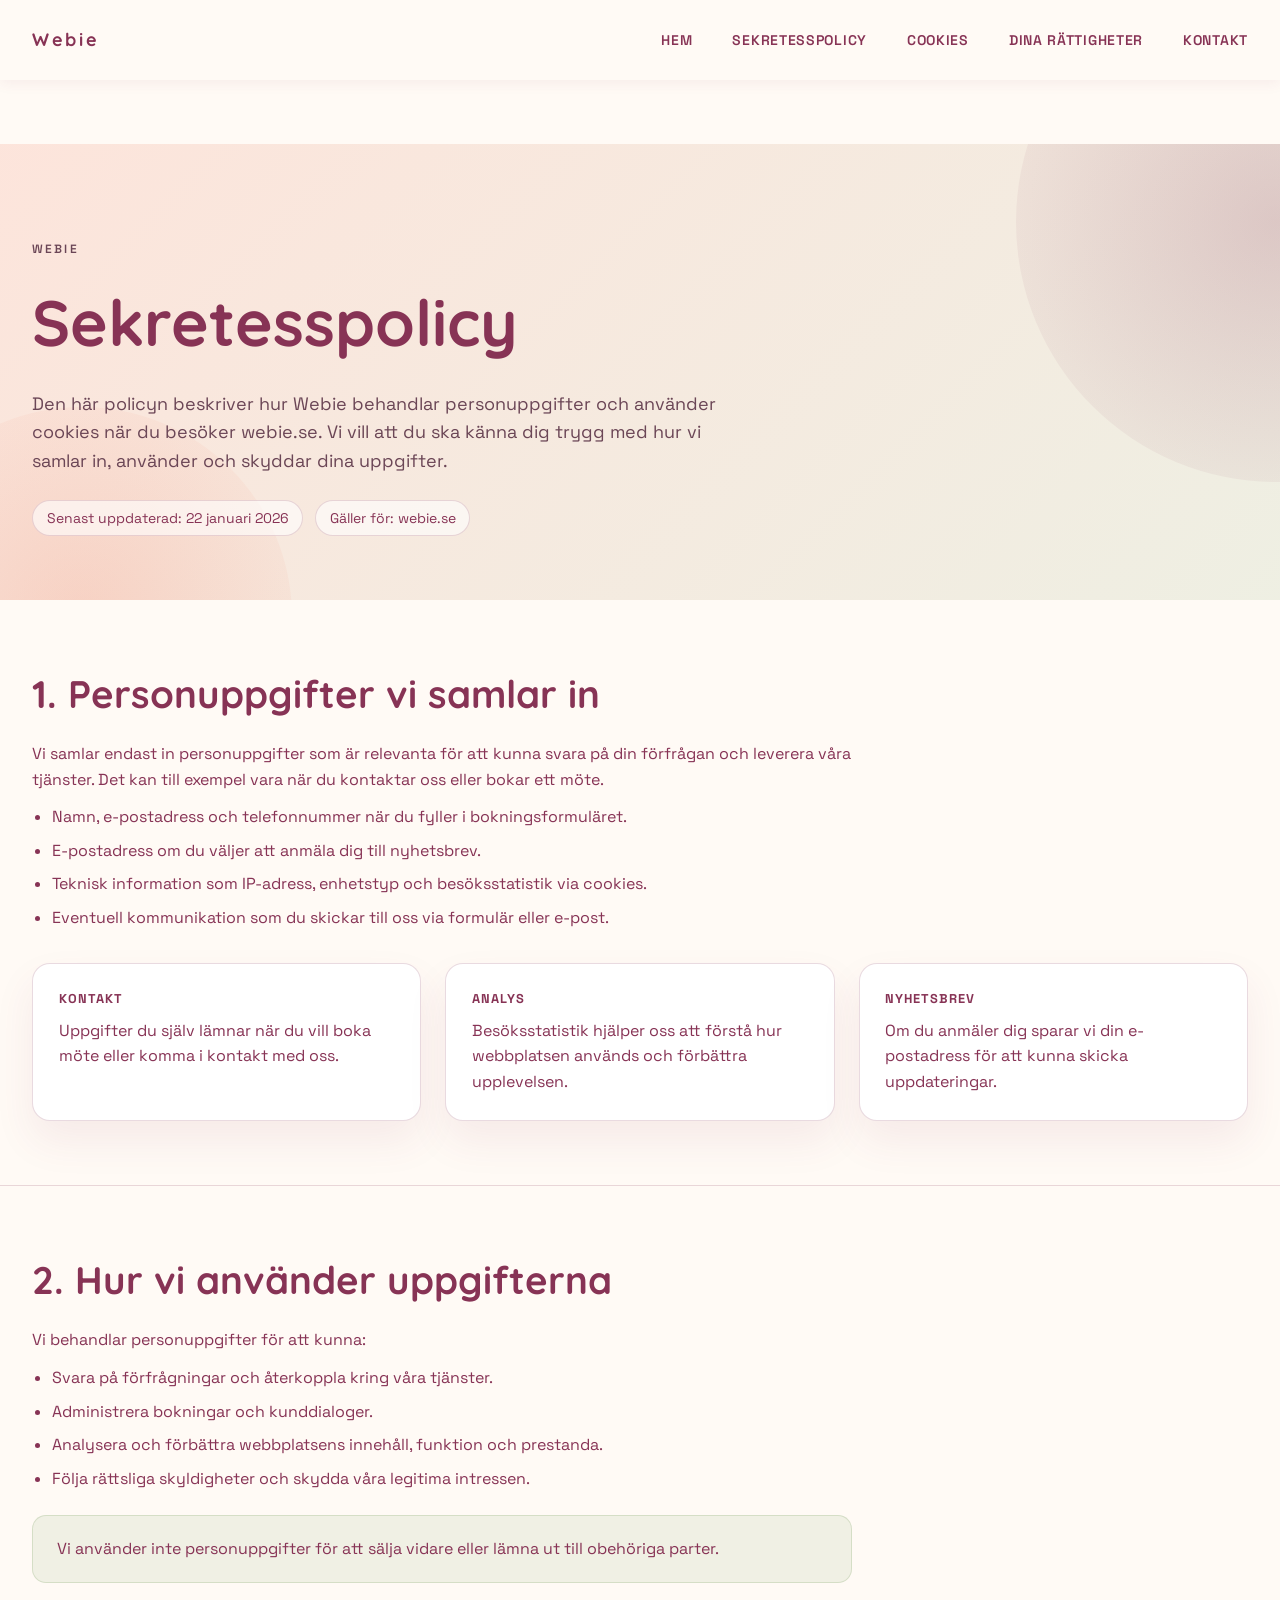
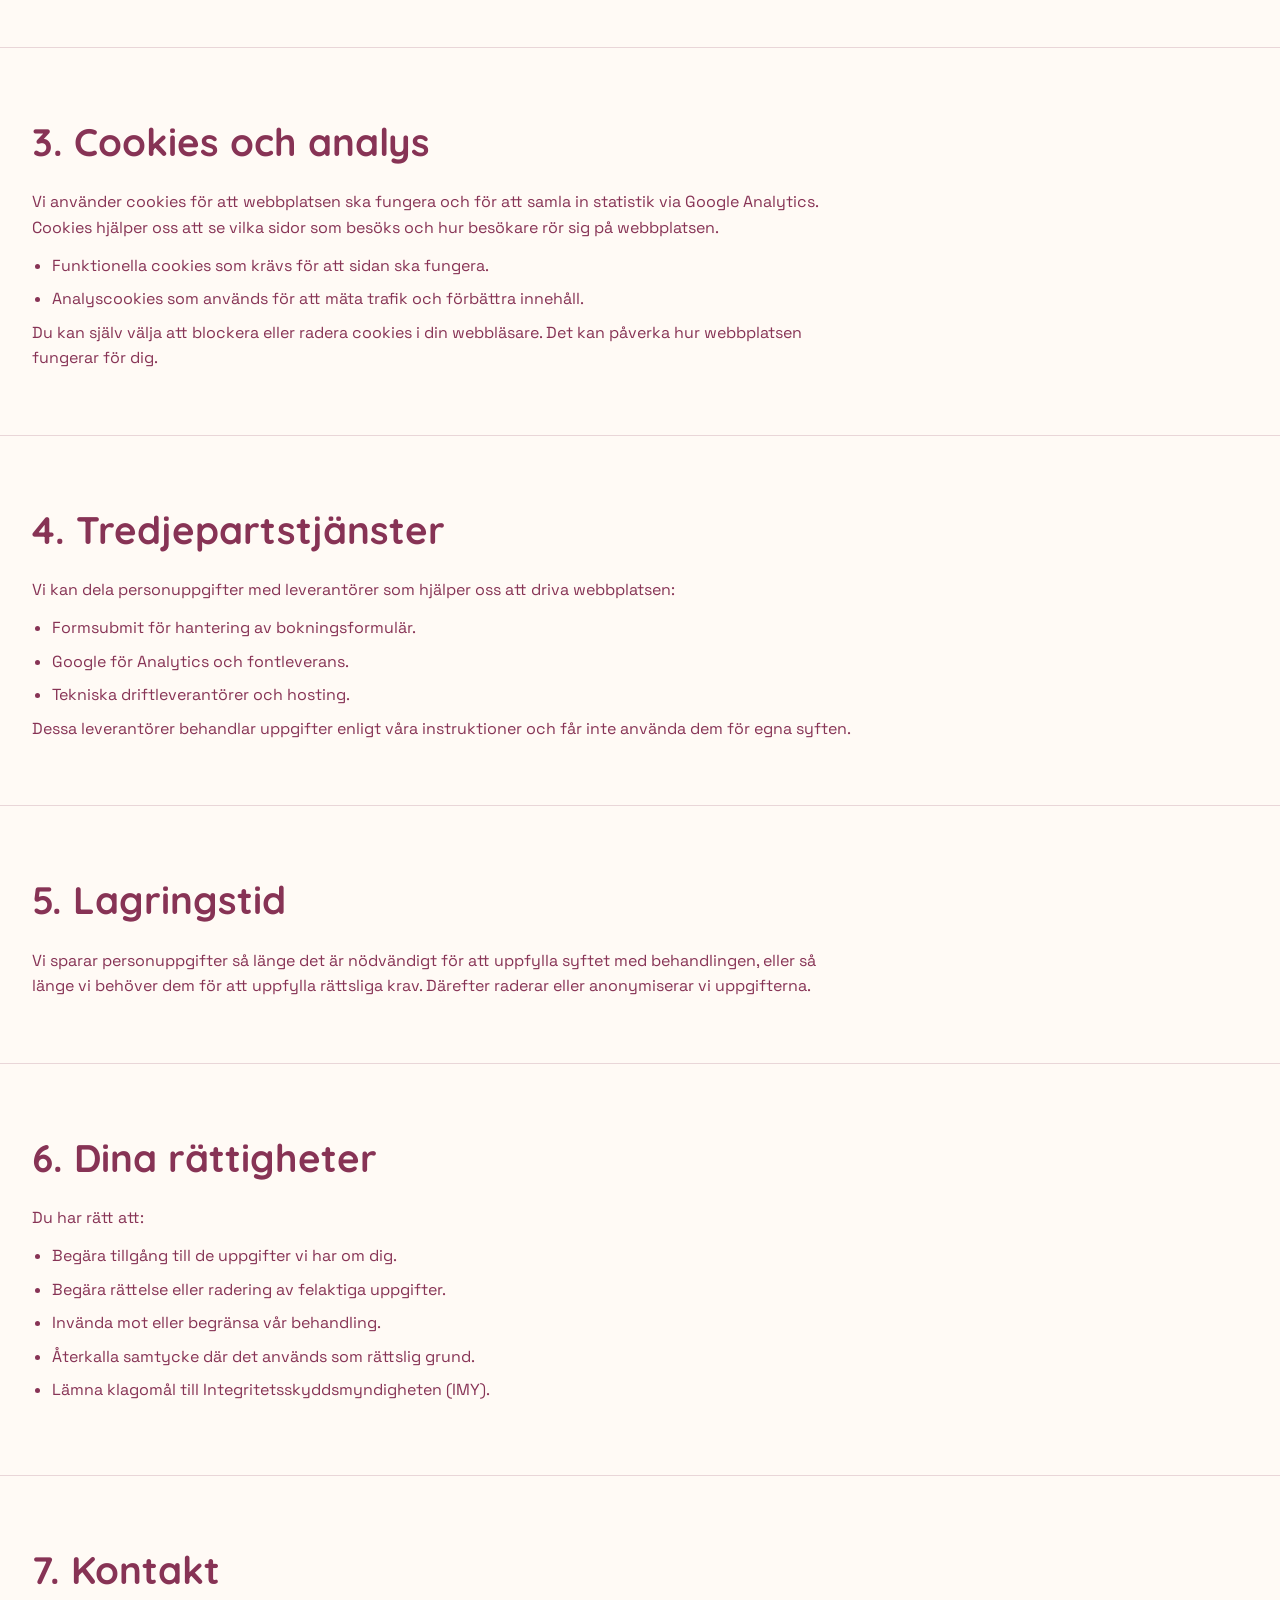
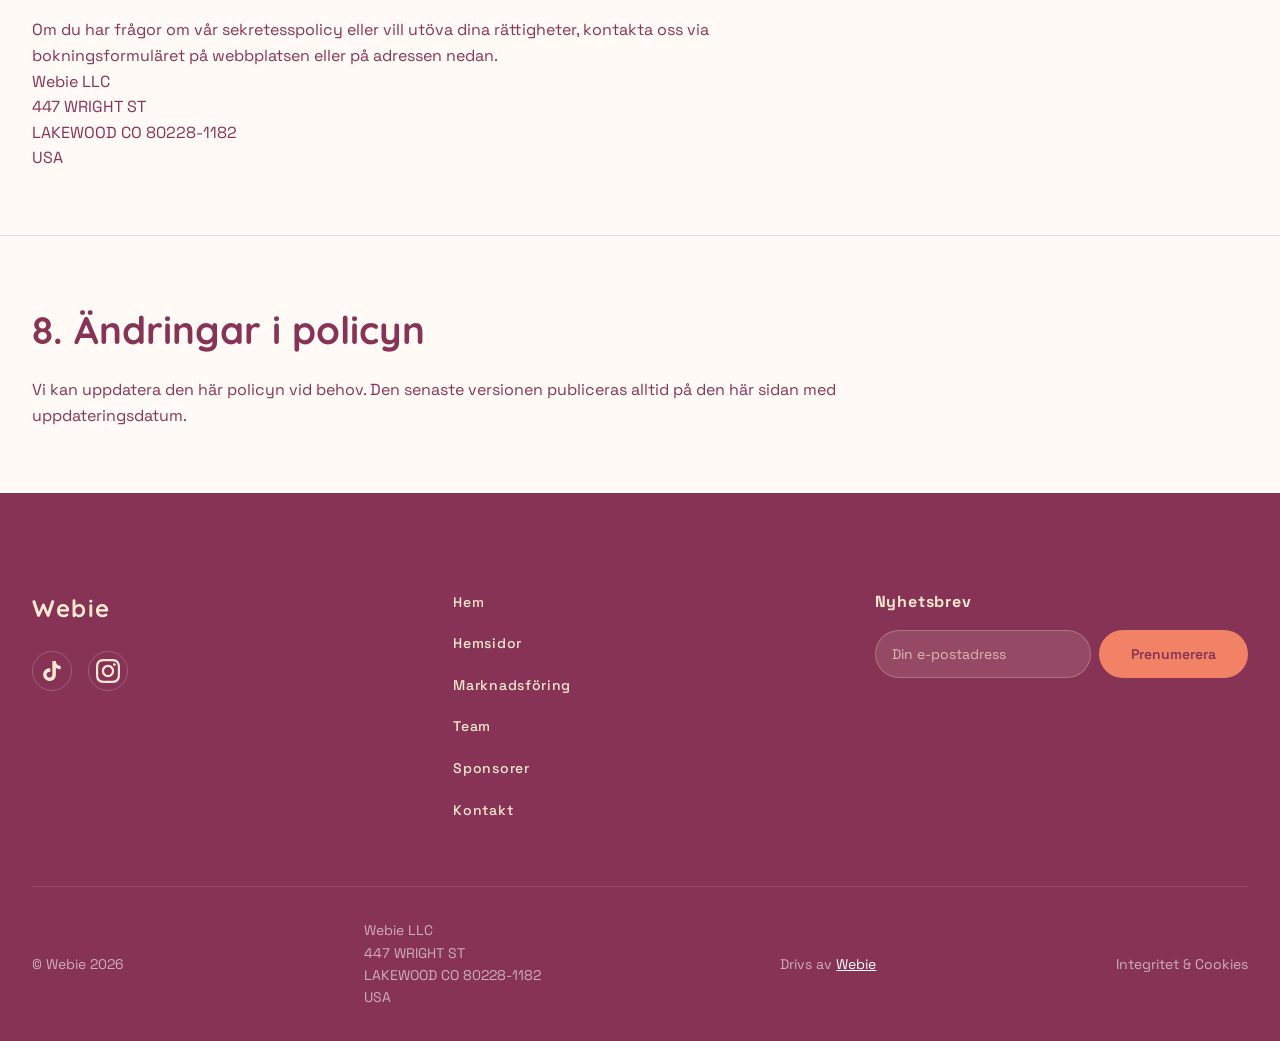
<file: sekretesspolicy/index.html>
<!DOCTYPE html>
<html lang="sv">

<head>
    <meta charset="UTF-8">
    <meta name="viewport" content="width=device-width, initial-scale=1.0">
    <meta name="description"
        content="Läs Webies sekretesspolicy och hur vi hanterar personuppgifter, cookies och tredjepartstjänster på webie.se.">
    <link rel="icon" href="/favicon.svg" type="image/svg+xml">
    <link rel="canonical" href="https://webie.se/sekretesspolicy/">
    <meta name="robots" content="index, follow, max-image-preview:large, max-snippet:-1, max-video-preview:-1">
    <meta name="googlebot" content="index, follow, max-image-preview:large, max-snippet:-1, max-video-preview:-1">
    <meta property="og:type" content="website">
    <meta property="og:locale" content="sv_SE">
    <meta property="og:site_name" content="Webie">
    <meta property="og:title" content="Sekretesspolicy | Webie">
    <meta property="og:description"
        content="Läs Webies sekretesspolicy och hur vi hanterar personuppgifter, cookies och tredjepartstjänster på webie.se.">
    <meta property="og:url" content="https://webie.se/sekretesspolicy/">
    <meta property="og:image" content="https://webie.se/assets/images/creator-1.jpg">
    <meta property="og:image:alt" content="Webie">
    <meta name="twitter:card" content="summary_large_image">
    <meta name="twitter:title" content="Sekretesspolicy | Webie">
    <meta name="twitter:description"
        content="Läs Webies sekretesspolicy och hur vi hanterar personuppgifter, cookies och tredjepartstjänster på webie.se.">
    <meta name="twitter:image" content="https://webie.se/assets/images/creator-1.jpg">

    <title>Sekretesspolicy | Webie</title>

    <link rel="preconnect" href="https://fonts.googleapis.com">
    <link rel="preconnect" href="https://fonts.gstatic.com" crossorigin>
    <link
        href="https://fonts.googleapis.com/css2?family=Space+Grotesk:wght@300;400;500;600;700&family=Quicksand:wght@300;400;500;600;700&display=swap"
        rel="stylesheet">
    <link rel="stylesheet" href="/css/style.css">

    <!-- Google tag (gtag.js) -->
    <script async src="https://www.googletagmanager.com/gtag/js?id=G-TQKMVFMJZJ"></script>
    <script>
        window.dataLayer = window.dataLayer || [];
        function gtag() { dataLayer.push(arguments); }
        gtag('js', new Date());

        gtag('config', 'G-TQKMVFMJZJ');
    </script>
</head>

<body class="legal-page">
    <header class="header" id="header">
        <div class="container">
            <div class="header-content">
                <a href="/" class="logo">
                    <div class="logo-main">Webie</div>
                </a>

                <nav class="nav" id="nav">
                    <ul class="nav-list">
                        <li><a href="/" class="nav-link">Hem</a></li>
                        <li><a href="#policy" class="nav-link">Sekretesspolicy</a></li>
                        <li><a href="#cookies" class="nav-link">Cookies</a></li>
                        <li><a href="#rattigheter" class="nav-link">Dina rättigheter</a></li>
                        <li><a href="#kontakt" class="nav-link">Kontakt</a></li>
                    </ul>
                </nav>

                <button class="menu-toggle" id="menuToggle" aria-label="Toggle menu">
                    <span></span>
                    <span></span>
                    <span></span>
                </button>
            </div>
        </div>
    </header>

    <div class="mobile-menu" id="mobileMenu">
        <nav class="mobile-nav">
            <ul class="mobile-nav-list">
                <li><a href="/" class="mobile-nav-link">Hem</a></li>
                <li><a href="#policy" class="mobile-nav-link">Sekretesspolicy</a></li>
                <li><a href="#cookies" class="mobile-nav-link">Cookies</a></li>
                <li><a href="#rattigheter" class="mobile-nav-link">Dina rättigheter</a></li>
                <li><a href="#kontakt" class="mobile-nav-link">Kontakt</a></li>
            </ul>
        </nav>
    </div>

    <main class="legal-main">
        <section class="legal-hero" id="policy">
            <div class="container">
                <p class="legal-eyebrow">Webie</p>
                <h1 class="legal-title">Sekretesspolicy</h1>
                <p class="legal-intro">
                    Den här policyn beskriver hur Webie behandlar personuppgifter och använder cookies när du besöker
                    webie.se. Vi vill att du ska känna dig trygg med hur vi samlar in, använder och skyddar dina uppgifter.
                </p>
                <div class="legal-meta">
                    <span>Senast uppdaterad: 22 januari 2026</span>
                    <span>Gäller för: webie.se</span>
                </div>
            </div>
        </section>

        <section class="legal-section" id="insamling">
            <div class="container">
                <div class="legal-content">
                    <h2 class="legal-section-title">1. Personuppgifter vi samlar in</h2>
                    <p>
                        Vi samlar endast in personuppgifter som är relevanta för att kunna svara på din förfrågan och
                        leverera våra tjänster. Det kan till exempel vara när du kontaktar oss eller bokar ett möte.
                    </p>
                    <ul class="legal-list">
                        <li>Namn, e-postadress och telefonnummer när du fyller i bokningsformuläret.</li>
                        <li>E-postadress om du väljer att anmäla dig till nyhetsbrev.</li>
                        <li>Teknisk information som IP-adress, enhetstyp och besöksstatistik via cookies.</li>
                        <li>Eventuell kommunikation som du skickar till oss via formulär eller e-post.</li>
                    </ul>
                </div>
                <div class="legal-grid">
                    <div class="legal-card">
                        <div class="legal-card-title">Kontakt</div>
                        <p>Uppgifter du själv lämnar när du vill boka möte eller komma i kontakt med oss.</p>
                    </div>
                    <div class="legal-card">
                        <div class="legal-card-title">Analys</div>
                        <p>Besöksstatistik hjälper oss att förstå hur webbplatsen används och förbättra upplevelsen.</p>
                    </div>
                    <div class="legal-card">
                        <div class="legal-card-title">Nyhetsbrev</div>
                        <p>Om du anmäler dig sparar vi din e-postadress för att kunna skicka uppdateringar.</p>
                    </div>
                </div>
            </div>
        </section>

        <section class="legal-section" id="anvandning">
            <div class="container">
                <div class="legal-content">
                    <h2 class="legal-section-title">2. Hur vi använder uppgifterna</h2>
                    <p>Vi behandlar personuppgifter för att kunna:</p>
                    <ul class="legal-list">
                        <li>Svara på förfrågningar och återkoppla kring våra tjänster.</li>
                        <li>Administrera bokningar och kunddialoger.</li>
                        <li>Analysera och förbättra webbplatsens innehåll, funktion och prestanda.</li>
                        <li>Följa rättsliga skyldigheter och skydda våra legitima intressen.</li>
                    </ul>
                    <div class="legal-note">
                        Vi använder inte personuppgifter för att sälja vidare eller lämna ut till obehöriga parter.
                    </div>
                </div>
            </div>
        </section>

        <section class="legal-section" id="cookies">
            <div class="container">
                <div class="legal-content">
                    <h2 class="legal-section-title">3. Cookies och analys</h2>
                    <p>
                        Vi använder cookies för att webbplatsen ska fungera och för att samla in statistik
                        via Google Analytics. Cookies hjälper oss att se vilka sidor som besöks och hur besökare rör sig
                        på webbplatsen.
                    </p>
                    <ul class="legal-list">
                        <li>Funktionella cookies som krävs för att sidan ska fungera.</li>
                        <li>Analyscookies som används för att mäta trafik och förbättra innehåll.</li>
                    </ul>
                    <p>
                        Du kan själv välja att blockera eller radera cookies i din webbläsare. Det kan påverka hur
                        webbplatsen fungerar för dig.
                    </p>
                </div>
            </div>
        </section>

        <section class="legal-section" id="tredjeparter">
            <div class="container">
                <div class="legal-content">
                    <h2 class="legal-section-title">4. Tredjepartstjänster</h2>
                    <p>Vi kan dela personuppgifter med leverantörer som hjälper oss att driva webbplatsen:</p>
                    <ul class="legal-list">
                        <li>Formsubmit för hantering av bokningsformulär.</li>
                        <li>Google för Analytics och fontleverans.</li>
                        <li>Tekniska driftleverantörer och hosting.</li>
                    </ul>
                    <p>
                        Dessa leverantörer behandlar uppgifter enligt våra instruktioner och får inte använda dem för
                        egna syften.
                    </p>
                </div>
            </div>
        </section>

        <section class="legal-section" id="lagring">
            <div class="container">
                <div class="legal-content">
                    <h2 class="legal-section-title">5. Lagringstid</h2>
                    <p>
                        Vi sparar personuppgifter så länge det är nödvändigt för att uppfylla syftet med behandlingen,
                        eller så länge vi behöver dem för att uppfylla rättsliga krav. Därefter raderar eller anonymiserar
                        vi uppgifterna.
                    </p>
                </div>
            </div>
        </section>

        <section class="legal-section" id="rattigheter">
            <div class="container">
                <div class="legal-content">
                    <h2 class="legal-section-title">6. Dina rättigheter</h2>
                    <p>Du har rätt att:</p>
                    <ul class="legal-list">
                        <li>Begära tillgång till de uppgifter vi har om dig.</li>
                        <li>Begära rättelse eller radering av felaktiga uppgifter.</li>
                        <li>Invända mot eller begränsa vår behandling.</li>
                        <li>Återkalla samtycke där det används som rättslig grund.</li>
                        <li>Lämna klagomål till Integritetsskyddsmyndigheten (IMY).</li>
                    </ul>
                </div>
            </div>
        </section>

        <section class="legal-section" id="kontakt">
            <div class="container">
                <div class="legal-content">
                    <h2 class="legal-section-title">7. Kontakt</h2>
                    <p>
                        Om du har frågor om vår sekretesspolicy eller vill utöva dina rättigheter, kontakta oss via
                        bokningsformuläret på webbplatsen eller på adressen nedan.
                    </p>
                    <p>
                        Webie LLC<br>
                        447 WRIGHT ST<br>
                        LAKEWOOD CO 80228-1182<br>
                        USA
                    </p>
                </div>
            </div>
        </section>

        <section class="legal-section" id="andringar">
            <div class="container">
                <div class="legal-content">
                    <h2 class="legal-section-title">8. Ändringar i policyn</h2>
                    <p>
                        Vi kan uppdatera den här policyn vid behov. Den senaste versionen publiceras alltid på den här
                        sidan med uppdateringsdatum.
                    </p>
                </div>
            </div>
        </section>
    </main>

    <footer class="footer">
        <div class="container">
            <div class="footer-content">
                <div class="footer-col footer-col-main">
                    <a href="/" class="footer-logo">
                        <span class="logo-text">Webie</span>
                    </a>
                    <div class="footer-social">
                        <a href="#" class="social-link" aria-label="TikTok">
                            <svg width="24" height="24" viewBox="0 0 24 24" fill="currentColor">
                                <path
                                    d="M19.59 6.69a4.83 4.83 0 0 1-3.77-4.25V2h-3.45v13.67a2.89 2.89 0 0 1-5.2 1.74 2.89 2.89 0 0 1 2.31-4.64 2.93 2.93 0 0 1 .88.13V9.4a6.84 6.84 0 0 0-1-.05A6.33 6.33 0 0 0 5 20.1a6.34 6.34 0 0 0 10.86-4.43v-7a8.16 8.16 0 0 0 4.77 1.52v-3.4a4.85 4.85 0 0 1-1-.1z" />
                            </svg>
                        </a>
                        <a href="#" class="social-link" aria-label="Instagram">
                            <svg width="24" height="24" viewBox="0 0 24 24" fill="currentColor">
                                <path
                                    d="M12 2.163c3.204 0 3.584.012 4.85.07 3.252.148 4.771 1.691 4.919 4.919.058 1.265.069 1.645.069 4.849 0 3.205-.012 3.584-.069 4.849-.149 3.225-1.664 4.771-4.919 4.919-1.266.058-1.644.07-4.85.07-3.204 0-3.584-.012-4.849-.07-3.26-.149-4.771-1.699-4.919-4.92-.058-1.265-.07-1.644-.07-4.849 0-3.204.013-3.583.07-4.849.149-3.227 1.664-4.771 4.919-4.919 1.266-.057 1.645-.069 4.849-.069zm0-2.163c-3.259 0-3.667.014-4.947.072-4.358.2-6.78 2.618-6.98 6.98-.059 1.281-.073 1.689-.073 4.948 0 3.259.014 3.668.072 4.948.2 4.358 2.618 6.78 6.98 6.98 1.281.058 1.689.072 4.948.072 3.259 0 3.668-.014 4.948-.072 4.354-.2 6.782-2.618 6.979-6.98.059-1.28.073-1.689.073-4.948 0-3.259-.014-3.667-.072-4.947-.196-4.354-2.617-6.78-6.979-6.98-1.281-.059-1.69-.073-4.949-.073zm0 5.838c-3.403 0-6.162 2.759-6.162 6.162s2.759 6.163 6.162 6.163 6.162-2.759 6.162-6.163c0-3.403-2.759-6.162-6.162-6.162zm0 10.162c-2.209 0-4-1.79-4-4 0-2.209 1.791-4 4-4s4 1.791 4 4c0 2.21-1.791 4-4 4zm6.406-11.845c-.796 0-1.441.645-1.441 1.44s.645 1.44 1.441 1.44c.795 0 1.439-.645 1.439-1.44s-.644-1.44-1.439-1.44z" />
                            </svg>
                        </a>
                    </div>
                </div>

                <div class="footer-col">
                    <nav class="footer-nav">
                        <ul class="footer-nav-list">
                            <li><a href="/#header">Hem</a></li>
                            <li><a href="/#audience">Hemsidor</a></li>
                            <li><a href="/#marketing">Marknadsföring</a></li>
                            <li><a href="/#collaborations">Team</a></li>
                            <li><a href="/#sponsors">Sponsorer</a></li>
                            <li><a href="/#contact">Kontakt</a></li>
                        </ul>
                    </nav>
                </div>

                <div class="footer-col footer-col-newsletter">
                    <h4 class="footer-title">Nyhetsbrev</h4>
                    <form class="newsletter-form" id="newsletterForm" method="post">
                        <input type="email" placeholder="Din e-postadress" class="newsletter-input" required>
                        <button type="submit" class="newsletter-submit">Prenumerera</button>
                    </form>
                </div>
            </div>

            <div class="footer-bottom">
                <p class="footer-copyright">© Webie <span id="currentYear"></span></p>
                <p class="footer-address">Webie LLC<br>447 WRIGHT ST<br>LAKEWOOD CO 80228-1182<br>USA</p>
                <p class="footer-powered">Drivs av <a href="https://www.webie.se/" target="_blank"
                        rel="noopener">Webie</a></p>
                <a href="/sekretesspolicy/" class="footer-privacy">Integritet &amp; Cookies</a>
            </div>
        </div>
    </footer>

    <script src="/js/script.js"></script>
</body>

</html>
</file>
<file: css/style.css>
/* =================================================
   BOFFO Agency - CSS Stylesheet
   ================================================= */

/* Reset & Base Styles */
* {
    margin: 0;
    padding: 0;
    box-sizing: border-box;
}

:root {
    /* Palette */
    --color-plum: #873355; /* Spicy plum */
    --color-apple: #ACC39A; /* Apple */
    --color-antique: #FCE9D2; /* Antique white */
    --color-coral: #F28266; /* Coral */

    /* Semantic Colors */
    --color-bg: #fffaf5;
    --color-text: var(--color-plum);
    --color-text-light: #6b4656;
    --color-border: rgba(135, 51, 85, 0.18);
    --color-white: #FFFFFF;
    --color-black: #000000;
    --color-overlay: rgba(135, 51, 85, 0.72);
    --color-accent: var(--color-coral);
    --color-accent-2: var(--color-apple);

    /* Typography */
    --font-body: 'Space Grotesk', -apple-system, BlinkMacSystemFont, 'Segoe UI', sans-serif;
    --font-heading: 'Quicksand', 'Space Grotesk', sans-serif;

    /* Spacing */
    --spacing-xs: 0.5rem;
    --spacing-sm: 1rem;
    --spacing-md: 2rem;
    --spacing-lg: 4rem;
    --spacing-xl: 6rem;
    --spacing-xxl: 8rem;

    /* Layout */
    --container-max: 1400px;
    --container-wide: 1600px;
    --header-height: 80px;
    --discount-banner-height: 28px;

    /* Transitions */
    --transition-fast: 0.2s ease;
    --transition-base: 0.3s ease;
    --transition-slow: 0.5s ease;
}

html {
    scroll-behavior: smooth;
}

body {
    font-family: var(--font-body);
    background-color: var(--color-bg);
    color: var(--color-text);
    line-height: 1.6;
    -webkit-font-smoothing: antialiased;
    -moz-osx-font-smoothing: grayscale;
    overflow-x: hidden;
}

img {
    max-width: 100%;
    height: auto;
    display: block;
}

a {
    text-decoration: none;
    color: inherit;
    transition: opacity var(--transition-fast);
}

a:hover {
    opacity: 0.7;
}

ul {
    list-style: none;
}

button {
    border: none;
    background: none;
    font-family: inherit;
    cursor: pointer;
}

/* Legal / Privacy Page */
.legal-page .header {
    background-color: rgba(252, 233, 210, 0.98);
    backdrop-filter: blur(10px);
    -webkit-backdrop-filter: blur(10px);
    box-shadow: 0 2px 14px rgba(135, 51, 85, 0.08);
    opacity: 1;
    visibility: visible;
    pointer-events: auto;
    transform: translateY(0);
}

.legal-page .logo,
.legal-page .nav-link,
.legal-page .btn-link {
    color: var(--color-text);
}

.legal-page .nav-link::after {
    background-color: var(--color-accent);
}

.legal-page .menu-toggle span {
    background-color: var(--color-text);
}

.legal-main {
    padding-top: calc(var(--header-height) + var(--spacing-lg));
}

.legal-hero {
    position: relative;
    padding: var(--spacing-xl) 0 var(--spacing-lg);
    background: linear-gradient(135deg, rgba(242, 130, 102, 0.18), rgba(172, 195, 154, 0.2));
    overflow: hidden;
}

.legal-hero::before {
    content: '';
    position: absolute;
    top: -40%;
    right: -20%;
    width: 520px;
    height: 520px;
    border-radius: 50%;
    background: radial-gradient(circle, rgba(135, 51, 85, 0.2), rgba(135, 51, 85, 0));
    pointer-events: none;
}

.legal-hero::after {
    content: '';
    position: absolute;
    bottom: -50%;
    left: -10%;
    width: 420px;
    height: 420px;
    border-radius: 50%;
    background: radial-gradient(circle, rgba(242, 130, 102, 0.22), rgba(242, 130, 102, 0));
    pointer-events: none;
}

.legal-hero .container {
    position: relative;
    z-index: 1;
}

.legal-eyebrow {
    text-transform: uppercase;
    letter-spacing: 0.18em;
    font-size: 0.75rem;
    font-weight: 600;
    color: var(--color-text-light);
}

.legal-title {
    font-family: var(--font-heading);
    font-size: clamp(2.5rem, 6vw, 4rem);
    font-weight: 800;
    margin: 0.75rem 0 1rem;
}

.legal-intro {
    font-size: 1.125rem;
    color: var(--color-text-light);
    max-width: 720px;
}

.legal-meta {
    display: flex;
    flex-wrap: wrap;
    gap: 0.75rem;
    margin-top: 1.5rem;
    font-size: 0.875rem;
    color: var(--color-text);
}

.legal-meta span {
    display: inline-flex;
    align-items: center;
    gap: 0.4rem;
    padding: 0.35rem 0.85rem;
    background-color: rgba(255, 255, 255, 0.6);
    border: 1px solid var(--color-border);
    border-radius: 999px;
}

.legal-section {
    padding: var(--spacing-lg) 0;
}

.legal-section + .legal-section {
    border-top: 1px solid var(--color-border);
}

.legal-content {
    max-width: 820px;
}

.legal-section-title {
    font-family: var(--font-heading);
    font-size: clamp(1.6rem, 3vw, 2.4rem);
    margin-bottom: 1rem;
}

.legal-grid {
    display: grid;
    grid-template-columns: repeat(auto-fit, minmax(220px, 1fr));
    gap: 1.5rem;
    margin-top: 2rem;
}

.legal-card {
    background-color: var(--color-white);
    border-radius: 18px;
    border: 1px solid var(--color-border);
    padding: 1.6rem;
    box-shadow: 0 20px 40px rgba(135, 51, 85, 0.08);
}

.legal-card-title {
    font-weight: 700;
    margin-bottom: 0.5rem;
    text-transform: uppercase;
    letter-spacing: 0.08em;
    font-size: 0.8rem;
}

.legal-list {
    list-style: disc;
    padding-left: 1.25rem;
    margin-top: 0.75rem;
}

.legal-list li {
    margin-bottom: 0.5rem;
}

.legal-note {
    margin-top: 1.5rem;
    padding: 1.25rem 1.5rem;
    border-radius: 14px;
    background-color: rgba(172, 195, 154, 0.18);
    border: 1px solid rgba(172, 195, 154, 0.4);
}

/* Container */
.container {
    max-width: var(--container-max);
    margin: 0 auto;
    padding: 0 2rem;
}

.container-wide {
    max-width: var(--container-wide);
    margin: 0 auto;
    padding: 0 2rem;
}

/* Header */
.header {
    position: fixed;
    top: 0;
    left: 0;
    right: 0;
    z-index: 1000;
    background-color: transparent;
    opacity: 0;
    visibility: hidden;
    pointer-events: none;
    transform: translateY(-100%);
    transition:
        transform var(--transition-base),
        opacity var(--transition-base),
        background-color var(--transition-base),
        box-shadow var(--transition-base);
}

.header.header-visible {
    opacity: 1;
    visibility: visible;
    pointer-events: auto;
    transform: translateY(0);
}

.header.header-scrolled {
    background-color: rgba(255, 250, 245, 0.96);
    backdrop-filter: blur(10px);
    -webkit-backdrop-filter: blur(10px);
    box-shadow: 0 2px 14px rgba(135, 51, 85, 0.08);
}

.header.header-scrolled .logo,
.header.header-scrolled .nav-link,
.header.header-scrolled .btn-link {
    color: var(--color-text);
}

.header.header-scrolled .nav-link::after {
    background-color: var(--color-accent);
}

.header.header-scrolled .btn-login {
    color: var(--color-text);
    border-color: var(--color-text);
}

.header.header-scrolled .btn-login:hover {
    background-color: var(--color-accent);
    border-color: var(--color-accent);
    color: var(--color-antique);
}

.header.header-scrolled .menu-toggle span {
    background-color: var(--color-text);
}

.discount-banner {
    display: flex;
    min-height: 28px;
    align-items: center;
    justify-content: center;
    padding: 0.3rem 1rem;
    overflow: hidden;
    border-bottom: 1px solid rgba(255, 255, 255, 0.18);
    color: var(--color-white);
    text-align: center;
    font-size: 0.7rem;
    font-weight: 600;
    line-height: 1.2;
    letter-spacing: 0.025em;
    background: var(--color-plum);
    backdrop-filter: blur(10px);
    -webkit-backdrop-filter: blur(10px);
}

.discount-banner strong {
    display: inline-block;
    margin-left: 0.25rem;
    padding: 0.12rem 0.42rem;
    border: 1px solid rgba(255, 255, 255, 0.42);
    border-radius: 999px;
    font-size: 0.66rem;
    letter-spacing: 0.1em;
    background: rgba(255, 255, 255, 0.12);
}

.header-content {
    display: flex;
    align-items: center;
    justify-content: space-between;
    height: var(--header-height);
    padding: 1rem 0;
}

.logo {
    font-family: var(--font-heading);
    text-align: center;
    color: var(--color-white);
    display: flex;
    flex-direction: column;
    align-items: center;
    gap: 0.25rem;
}

.logo:hover {
    opacity: 0.9;
}

.logo-main {
    font-size: 1.125rem;
    font-weight: 700;
    letter-spacing: 0.15em;
}

.logo-sub {
    font-size: 0.625rem;
    font-weight: 500;
    letter-spacing: 0.2em;
    opacity: 0.9;
}

.nav-list {
    display: flex;
    gap: 2.5rem;
}

.nav-link {
    font-size: 0.875rem;
    font-weight: 600;
    letter-spacing: 0.05em;
    text-transform: uppercase;
    position: relative;
    color: var(--color-white);
}

.nav-link::after {
    content: '';
    position: absolute;
    bottom: -5px;
    left: 0;
    width: 0;
    height: 2px;
    background-color: var(--color-white);
    transition: width var(--transition-base);
}

.nav-link:hover::after {
    width: 100%;
}

.header-actions {
    display: flex;
    align-items: center;
    gap: 2rem;
}

.btn-link {
    font-size: 0.875rem;
    font-weight: 500;
    color: var(--color-white);
}

.btn-login {
    font-size: 0.875rem;
    font-weight: 600;
    padding: 0.75rem 1.5rem;
    background-color: transparent;
    color: var(--color-white);
    border: 1px solid var(--color-white);
    border-radius: 50px;
    transition: all var(--transition-fast);
}

.btn-login:hover {
    opacity: 1;
    background-color: var(--color-accent);
    border-color: var(--color-accent);
    color: var(--color-antique);
}

/* Mobile Menu Toggle */
.menu-toggle {
    display: none;
    flex-direction: column;
    gap: 5px;
    padding: 0.5rem;
}

.menu-toggle span {
    width: 25px;
    height: 2px;
    background-color: var(--color-white);
    transition: all var(--transition-base);
}

.menu-toggle.active span:nth-child(1) {
    transform: rotate(45deg) translate(7px, 7px);
}

.menu-toggle.active span:nth-child(2) {
    opacity: 0;
}

.menu-toggle.active span:nth-child(3) {
    transform: rotate(-45deg) translate(7px, -7px);
}

/* Mobile Menu */
.mobile-menu {
    position: fixed;
    top: calc(var(--header-height) + var(--discount-banner-height));
    left: 0;
    right: 0;
    background-color: var(--color-bg);
    transform: translateY(-100%);
    opacity: 0;
    visibility: hidden;
    transition: all var(--transition-base);
    z-index: 999;
    padding: 2rem;
    border-bottom: 1px solid var(--color-border);
}

.mobile-menu.active {
    transform: translateY(0);
    opacity: 1;
    visibility: visible;
}

.mobile-nav-list {
    display: flex;
    flex-direction: column;
    gap: 1.5rem;
}

.mobile-nav-link {
    font-size: 1.125rem;
    font-weight: 600;
    letter-spacing: 0.05em;
}

/* Hero Section */
.hero {
    position: relative;
    min-height: 100vh;
    display: flex;
    align-items: center;
    justify-content: center;
    padding: var(--spacing-xxl) 0;
    overflow: hidden;
}

.hero-video {
    position: absolute;
    top: 0;
    left: 0;
    width: 100%;
    height: 100%;
    object-fit: cover;
    z-index: 1;
}

.hero-overlay {
    position: absolute;
    top: 0;
    left: 0;
    width: 100%;
    height: 100%;
    background: linear-gradient(
        180deg,
        rgba(18, 12, 16, 0.32) 0%,
        rgba(18, 12, 16, 0.56) 52%,
        rgba(18, 12, 16, 0.4) 100%
    );
    z-index: 2;
}

.hero .container {
    position: relative;
    z-index: 3;
}

.hero-eyebrow {
    margin-bottom: 0.9rem;
    color: var(--color-white);
    font-size: clamp(0.75rem, 1.1vw, 0.95rem);
    font-weight: 600;
    letter-spacing: 0.16em;
    text-align: center;
    text-transform: uppercase;
    text-shadow: 0 2px 14px rgba(0, 0, 0, 0.65);
}

.hero-title {
    font-family: var(--font-heading);
    font-size: clamp(2rem, 4vw, 3.75rem);
    font-weight: 600;
    line-height: 1.18;
    letter-spacing: -0.02em;
    text-align: center;
    max-width: 1050px;
    margin-left: auto;
    margin-right: auto;
    text-wrap: balance;
    display: flex;
    flex-direction: column;
    gap: 0.5rem;
    color: var(--color-white);
    text-shadow: 0 2px 20px rgba(0, 0, 0, 0.5);
}

.hero-title-line {
    display: block;
}

/* Student Success Stories */
.student-stories {
    padding: var(--spacing-xl) 0;
    background-color: var(--color-white);
}

.student-stories-header {
    max-width: 900px;
    margin-bottom: 3rem;
}

.student-stories-eyebrow {
    margin-bottom: 0.75rem;
    color: var(--color-coral);
    font-size: 0.8rem;
    font-weight: 700;
    letter-spacing: 0.16em;
}

.student-stories-title {
    font-family: var(--font-heading);
    font-size: clamp(2.5rem, 5vw, 4.75rem);
    font-weight: 700;
    line-height: 1.05;
    letter-spacing: -0.035em;
}

.student-stories-intro {
    max-width: 760px;
    margin-top: 1.25rem;
    color: var(--color-text-light);
    font-size: clamp(1rem, 1.4vw, 1.2rem);
}

.student-stories-grid {
    display: grid;
    grid-template-columns: repeat(3, minmax(0, 1fr));
    gap: 2rem;
}

.student-story-card {
    min-width: 0;
}

.student-story-media {
    position: relative;
    aspect-ratio: 4 / 5;
    overflow: hidden;
    border-radius: 28px;
    isolation: isolate;
}

.student-story-media::before,
.student-story-media::after {
    content: "";
    position: absolute;
    border-radius: 50%;
    filter: blur(2px);
    opacity: 0.7;
    z-index: -1;
}

.student-story-media::before {
    width: 70%;
    aspect-ratio: 1;
    top: -15%;
    right: -15%;
    background: rgba(255, 255, 255, 0.35);
}

.student-story-media::after {
    width: 85%;
    aspect-ratio: 1;
    bottom: -35%;
    left: -20%;
    background: rgba(255, 255, 255, 0.18);
}

.student-story-media--coral {
    background: linear-gradient(145deg, var(--color-coral), var(--color-plum));
}

.student-story-media--apple {
    background: linear-gradient(145deg, #dce7d3, var(--color-apple));
}

.student-story-media--plum {
    background: linear-gradient(145deg, #b56b86, var(--color-plum));
}

.student-story-photo {
    position: absolute;
    inset: 0;
    width: 100%;
    height: 100%;
    object-fit: cover;
    object-position: center;
}

.student-photo-placeholder {
    position: absolute;
    inset: 22% 18%;
    display: grid;
    place-items: center;
    border: 1px dashed rgba(255, 255, 255, 0.7);
    border-radius: 999px 999px 32px 32px;
    color: rgba(255, 255, 255, 0.88);
    font-size: 0.8rem;
    font-weight: 600;
    letter-spacing: 0.12em;
    text-transform: uppercase;
}

.student-story-identity {
    position: absolute;
    right: 0;
    bottom: 0;
    left: 0;
    padding: 4rem 1.5rem 1.5rem;
    color: var(--color-white);
    background: linear-gradient(transparent, rgba(20, 12, 16, 0.82));
}

.student-story-identity h3 {
    font-family: var(--font-heading);
    font-size: clamp(1.5rem, 2.4vw, 2.25rem);
    line-height: 1.1;
}

.student-story-identity p {
    margin-top: 0.35rem;
    font-size: 0.95rem;
}

.student-story-content {
    padding: 1.25rem 0.25rem 0;
}

.student-story-review {
    display: flex;
    align-items: center;
    justify-content: space-between;
    gap: 0.75rem;
    margin-bottom: 1rem;
    color: var(--color-text);
    font-size: 0.9rem;
    font-weight: 600;
}

.student-story-review-label {
    display: inline-flex;
    align-items: center;
    gap: 0.35rem;
}

.student-story-review-label [aria-hidden="true"] {
    color: #ffb000;
    font-size: 1.2rem;
    line-height: 1;
}

.student-story-badge {
    flex: 0 0 auto;
    padding: 0.35rem 0.75rem;
    border-radius: 999px;
    background: rgba(135, 51, 85, 0.1);
    color: var(--color-plum);
    font-size: 0.8rem;
    font-weight: 700;
}

.student-story-result {
    color: var(--color-coral);
    font-size: 0.75rem;
    font-weight: 700;
    letter-spacing: 0.12em;
}

.student-story-content blockquote {
    margin-top: 0.65rem;
    color: var(--color-text);
    font-size: 1rem;
    line-height: 1.55;
}

/* Clara's Journey */
.clara-journey {
    padding: 0 0 2rem;
    background: var(--color-white);
}

.clara-journey-visual {
    position: relative;
    height: clamp(520px, 42vw, 680px);
    overflow: hidden;
    border-radius: 36px;
    background: var(--color-plum);
}

.clara-journey-visual img {
    width: 100%;
    height: 100%;
    object-fit: cover;
    object-position: center;
    transition: transform 0.8s ease;
}

.clara-journey-visual:hover img {
    transform: scale(1.02);
}

.clara-journey-overlay {
    position: absolute;
    inset: 0;
    background: linear-gradient(180deg, rgba(30, 23, 24, 0.02) 38%, rgba(37, 20, 27, 0.82) 100%);
}

.clara-journey-image-copy {
    position: absolute;
    right: clamp(1.5rem, 4vw, 4rem);
    bottom: clamp(1.5rem, 4vw, 3.5rem);
    left: clamp(1.5rem, 4vw, 4rem);
    display: grid;
    grid-template-columns: minmax(0, 1fr) auto;
    align-items: end;
    gap: 0.35rem 2rem;
    color: var(--color-white);
}

.clara-journey-image-copy p {
    grid-column: 1 / -1;
    font-size: 0.75rem;
    font-weight: 700;
    letter-spacing: 0.17em;
}

.clara-journey-image-copy strong {
    font-family: var(--font-heading);
    font-size: clamp(2.15rem, 5vw, 4.75rem);
    line-height: 0.98;
    letter-spacing: -0.035em;
}

.clara-journey-image-copy span {
    padding-bottom: 0.35rem;
    font-size: clamp(0.9rem, 1.4vw, 1.1rem);
    font-weight: 600;
}

.clara-journey-story {
    display: grid;
    grid-template-columns: minmax(0, 0.92fr) minmax(0, 1.08fr);
    gap: clamp(3rem, 7vw, 7rem);
    align-items: start;
    padding: clamp(1.25rem, 2.5vw, 2rem) clamp(0rem, 3vw, 3rem) 0;
}

.clara-journey-eyebrow {
    margin-bottom: 1rem;
    color: var(--color-coral);
    font-size: 0.75rem;
    font-weight: 700;
    letter-spacing: 0.16em;
}

.clara-journey-title {
    max-width: 1100px;
    margin-bottom: clamp(1.5rem, 3vw, 3rem);
    font-family: var(--font-heading);
    font-size: clamp(2.2rem, 4.2vw, 4rem);
    font-weight: 700;
    line-height: 1.03;
    letter-spacing: -0.04em;
    text-wrap: balance;
}

.clara-journey-intro {
    position: relative;
    margin: 0;
    padding: 1.25rem 1.5rem 1.5rem;
    border: 1px solid rgba(135, 51, 85, 0.12);
    border-radius: 24px;
    background: #fdf7f2;
}

.clara-journey-intro::before {
    content: "";
    position: absolute;
    top: -9px;
    left: 2rem;
    width: 16px;
    height: 16px;
    border-top: 1px solid rgba(135, 51, 85, 0.12);
    border-left: 1px solid rgba(135, 51, 85, 0.12);
    background: #fdf7f2;
    transform: rotate(45deg);
}

.clara-journey-quote-mark {
    display: block;
    height: 2rem;
    color: var(--color-coral);
    font-family: Georgia, serif;
    font-size: 3.75rem;
    line-height: 1;
}

.clara-journey-intro > p {
    max-width: 680px;
    margin-top: 0.5rem;
    color: var(--color-plum);
    font-size: clamp(1rem, 1.3vw, 1.15rem);
    line-height: 1.7;
}

.clara-journey-quote-author {
    margin-top: 1rem;
    font-size: 0.85rem;
    font-weight: 700;
}

.clara-journey-quote-author span {
    color: var(--color-text-light);
    font-weight: 400;
}

.clara-journey-steps {
    margin: 0;
    padding: 0;
    list-style: none;
}

.clara-journey-steps li {
    position: relative;
    display: grid;
    grid-template-columns: 2.5rem minmax(0, 1fr) 2.5rem;
    column-gap: 0.85rem;
    align-items: start;
    padding: 0 0 2rem;
    isolation: isolate;
}

.clara-journey-steps li:last-child {
    padding-bottom: 0;
}

.clara-journey-steps li > div {
    grid-column: 2 / -1;
    grid-row: 1;
    padding: 0.65rem 0.8rem;
    border: 1px solid rgba(135, 51, 85, 0.07);
    border-radius: 16px;
    background: var(--color-white);
}

.clara-journey-steps li:nth-child(even) > div {
    grid-column: 1 / 3;
    text-align: right;
}

.clara-journey-connector {
    position: absolute;
    z-index: -1;
    top: 1.25rem;
    left: 1.25rem;
    width: calc(100% - 2.5rem);
    height: 100%;
    overflow: visible;
    fill: none;
    stroke: rgba(135, 51, 85, 0.12);
    pointer-events: none;
}

.clara-journey-connector path {
    stroke-width: 1.25px;
    stroke-linecap: round;
    vector-effect: non-scaling-stroke;
}

.clara-journey-steps li:nth-child(even) .clara-journey-connector {
    transform: scaleX(-1);
}

.clara-journey-step-number {
    grid-column: 1;
    grid-row: 1;
    display: grid;
    width: 2.5rem;
    height: 2.5rem;
    border-radius: 50%;
    color: var(--color-white);
    background: var(--color-plum);
    font-size: 0.72rem;
    font-weight: 700;
    place-items: center;
}

.clara-journey-steps li:nth-child(even) .clara-journey-step-number {
    grid-column: 3;
}

.clara-journey-steps h3 {
    margin-bottom: 0.25rem;
    font-family: var(--font-heading);
    font-size: clamp(1.2rem, 2vw, 1.55rem);
    line-height: 1.2;
}

.clara-journey-steps p {
    color: var(--color-text-light);
    font-size: 0.95rem;
    line-height: 1.55;
}

@media (prefers-reduced-motion: reduce) {
    .clara-journey-visual img {
        transition: none;
    }

    .clara-journey-visual:hover img {
        transform: none;
    }
}

.clara-schedule {
    min-width: 0;
}

.clara-schedule-hint {
    margin: 0.3rem 0 1rem;
    color: var(--color-text-light);
    text-align: center;
    font-size: 0.85rem;
}

.clara-schedule-day {
    margin-top: 0.5rem;
    border: 1px solid var(--color-border);
    border-radius: 16px;
    background: var(--color-white);
}

.clara-schedule-day summary {
    display: grid;
    grid-template-columns: auto minmax(0, 1fr) 1.25rem;
    align-items: center;
    gap: 0.7rem;
    padding: 0.85rem;
    list-style: none;
    cursor: pointer;
    font-size: 0.9rem;
    line-height: 1.35;
}

.clara-schedule-day summary::-webkit-details-marker {
    display: none;
}

.clara-schedule-day summary:focus-visible {
    outline: 2px solid var(--color-coral);
    outline-offset: 3px;
    border-radius: 16px;
}

.clara-schedule-label {
    padding: 0.3rem 0.55rem;
    border-radius: 999px;
    background: rgba(135, 51, 85, 0.08);
    font-size: 0.75rem;
    font-weight: 700;
    white-space: nowrap;
}

.clara-schedule-toggle {
    text-align: center;
    font-size: 1.25rem;
}

.clara-schedule-day[open] .clara-schedule-toggle {
    transform: rotate(45deg);
}

.clara-schedule-day[open] summary {
    border-bottom: 1px solid var(--color-border);
}

.clara-schedule-times {
    margin: 0;
    padding: 0.25rem 0.85rem;
}

.clara-schedule-times > div {
    display: grid;
    grid-template-columns: 6rem minmax(0, 1fr);
    gap: 0.6rem;
    padding: 0.65rem 0;
    font-size: 0.82rem;
    line-height: 1.5;
}

.clara-schedule-times > div + div {
    border-top: 1px solid rgba(135, 51, 85, 0.07);
}

.clara-schedule-times dt {
    font-weight: 600;
    white-space: nowrap;
    font-variant-numeric: tabular-nums;
}

.clara-schedule-times dd {
    margin: 0;
    color: var(--color-text-light);
}

.clara-schedule-timeline {
    overflow-anchor: none;
}

.clara-schedule-timeline li {
    grid-template-columns: 4rem minmax(0, 1fr) 4rem;
    padding-bottom: 1.4rem;
}

.clara-schedule-timeline .clara-journey-step-number {
    width: 4rem;
    border-radius: 12px;
    color: var(--color-plum);
    background: #f5edf1;
    font-size: 0.8rem;
    white-space: nowrap;
    transition: background-color 0.35s ease, color 0.35s ease, border-color 0.35s ease, box-shadow 0.35s ease;
}

.clara-schedule-timeline li:has(.clara-schedule-day[open]) .clara-journey-step-number {
    color: var(--color-white);
    background: var(--color-plum);
    border-color: rgba(242, 130, 102, 0.6);
    box-shadow: 0 0 0 4px rgba(242, 130, 102, 0.1), 0 3px 18px rgba(135, 51, 85, 0.24);
}

@media (prefers-reduced-motion: reduce) {
    .clara-schedule-timeline .clara-journey-step-number {
        transition: none;
    }
}

.clara-schedule-timeline .clara-journey-connector {
    left: 2rem;
    width: calc(100% - 4rem);
}

.clara-schedule-timeline summary {
    grid-template-columns: minmax(0, 1fr) 1.25rem;
}

.clara-schedule-timeline li > div {
    padding: 0;
    text-align: left;
}

.clara-schedule-timeline li:nth-child(even) > div {
    text-align: left;
}

.clara-schedule-timeline .clara-schedule-day {
    margin: 0;
    border: 0;
    background: transparent;
}

.clara-schedule-timeline .clara-schedule-times > div {
    grid-template-columns: 1fr;
    gap: 0.15rem;
}

/* Course Hook */
.course-hook {
    position: relative;
    padding: var(--spacing-xl) 0;
    overflow: hidden;
    color: var(--color-white);
    background: var(--color-plum);
}

.course-hook::before {
    content: "";
    position: absolute;
    width: min(62vw, 860px);
    aspect-ratio: 1;
    top: 50%;
    right: -18%;
    border: 1px solid rgba(255, 255, 255, 0.18);
    border-radius: 50%;
    transform: translateY(-50%);
    box-shadow:
        0 0 0 70px rgba(255, 255, 255, 0.025),
        0 0 0 140px rgba(255, 255, 255, 0.02);
}

.course-hook-content {
    position: relative;
    z-index: 1;
}

.course-hook-kicker {
    margin-bottom: 1.5rem;
    color: var(--color-coral);
    font-size: 0.78rem;
    font-weight: 700;
    letter-spacing: 0.16em;
}

.course-hook-title {
    max-width: 1150px;
    font-family: var(--font-heading);
    font-size: clamp(3rem, 7.5vw, 7.5rem);
    font-weight: 700;
    line-height: 0.98;
    letter-spacing: -0.05em;
}

.course-hook-title span {
    display: block;
}

.course-hook-title span:last-child {
    color: var(--color-antique);
}

.course-hook-footer {
    display: flex;
    align-items: flex-end;
    justify-content: space-between;
    gap: 2rem;
    margin-top: 3rem;
    padding-top: 1.5rem;
    border-top: 1px solid rgba(255, 255, 255, 0.22);
}

.course-hook-footer p {
    max-width: 680px;
    color: rgba(255, 255, 255, 0.78);
    font-size: clamp(1rem, 1.5vw, 1.2rem);
}

.course-hook-badge {
    flex: 0 0 auto;
    padding: 0.75rem 1rem;
    border: 1px solid rgba(255, 255, 255, 0.3);
    border-radius: 999px;
    font-size: 0.72rem;
    font-weight: 700;
    letter-spacing: 0.1em;
}

/* Course Comparison */
.course-comparison {
    position: relative;
    padding: var(--spacing-xl) 0;
    overflow: hidden;
    color: var(--color-plum);
    background: var(--color-bg);
}

.course-comparison::before {
    content: none;
    position: absolute;
    width: min(62vw, 860px);
    aspect-ratio: 1;
    top: 20%;
    right: -18%;
    border: 1px solid rgba(255, 255, 255, 0.16);
    border-radius: 50%;
    box-shadow:
        0 0 0 70px rgba(255, 255, 255, 0.025),
        0 0 0 140px rgba(255, 255, 255, 0.02);
    pointer-events: none;
}

.course-comparison .container {
    position: relative;
    z-index: 1;
}

.course-comparison-statement {
    max-width: 1050px;
    margin: 0 auto 1.25rem;
    color: var(--color-plum);
    text-align: center;
    font-family: var(--font-heading);
    font-size: clamp(2.4rem, 5.5vw, 5.25rem);
    font-weight: 700;
    line-height: 1.02;
    letter-spacing: -0.045em;
}

.course-comparison-header {
    display: grid;
    grid-template-columns: minmax(0, 1.2fr) minmax(280px, 0.8fr);
    column-gap: clamp(2rem, 7vw, 7rem);
    align-items: end;
    margin-bottom: clamp(2.5rem, 6vw, 5rem);
}

.course-comparison-kicker {
    grid-column: 1 / -1;
    margin-bottom: 1rem;
    color: var(--color-coral);
    font-size: 0.78rem;
    font-weight: 700;
    letter-spacing: 0.16em;
}

.course-comparison-header h2 {
    max-width: 760px;
    color: var(--color-white);
    font-family: var(--font-heading);
    font-size: clamp(2.8rem, 6vw, 6rem);
    line-height: 0.98;
    letter-spacing: -0.045em;
}

.course-comparison-header > p:last-child {
    max-width: 540px;
    color: rgba(255, 255, 255, 0.78);
    font-size: clamp(1rem, 1.5vw, 1.18rem);
    line-height: 1.6;
}

.course-comparison-track {
    display: flex;
    width: 100%;
    max-width: 780px;
    margin: 0 auto;
    gap: 0;
    overflow-x: auto;
    overflow-y: hidden;
    scroll-snap-type: x mandatory;
    overscroll-behavior-x: contain;
    touch-action: pan-x pan-y;
    -webkit-overflow-scrolling: touch;
    scrollbar-width: none;
}

.course-comparison-track::-webkit-scrollbar {
    display: none;
}

.comparison-card {
    display: flex;
    flex: 0 0 100%;
    width: 100%;
    min-height: 690px;
    padding: clamp(1.5rem, 3vw, 2.5rem);
    overflow: hidden;
    border: 1px solid rgba(139, 47, 91, 0.14);
    border-radius: 36px;
    flex-direction: column;
    scroll-snap-align: start;
    scroll-snap-stop: always;
}

.comparison-card--traditional {
    color: var(--color-plum);
    background: rgba(255, 255, 255, 0.72);
}

.comparison-card--webie {
    color: var(--color-white);
    background: linear-gradient(145deg, var(--color-coral), var(--color-plum));
    box-shadow: 0 24px 60px rgba(139, 47, 91, 0.2);
}

.comparison-card-topline {
    display: flex;
    align-items: center;
    justify-content: space-between;
    gap: 1rem;
    margin-bottom: 2.25rem;
}

.comparison-card-number,
.comparison-card-label {
    font-size: 0.72rem;
    font-weight: 700;
    letter-spacing: 0.12em;
}

.comparison-card-number {
    display: grid;
    width: 2.4rem;
    height: 2.4rem;
    border: 1px solid currentColor;
    border-radius: 50%;
    place-items: center;
}

.comparison-card-label {
    text-align: right;
}

.comparison-card h3 {
    margin-bottom: 2.5rem;
    font-family: var(--font-heading);
    font-size: clamp(2.2rem, 4vw, 4.5rem);
    line-height: 1;
    letter-spacing: -0.04em;
}

.comparison-steps {
    position: relative;
    display: grid;
    gap: 0;
    margin: 0;
    padding: 0;
    list-style: none;
}

.comparison-steps::before {
    content: "";
    position: absolute;
    top: 1.05rem;
    bottom: 1.05rem;
    left: 1.05rem;
    width: 1px;
    background: currentColor;
    opacity: 0.22;
}

.comparison-steps li {
    position: relative;
    display: grid;
    grid-template-columns: 2.15rem 1fr;
    gap: 1rem;
    padding-bottom: 1.25rem;
}

.comparison-step-number {
    position: relative;
    z-index: 1;
    display: grid;
    width: 2.15rem;
    height: 2.15rem;
    border-radius: 50%;
    color: var(--color-plum);
    font-size: 0.78rem;
    font-weight: 700;
    background: var(--color-antique);
    place-items: center;
}

.comparison-card--traditional .comparison-step-number {
    color: var(--color-white);
    background: var(--color-plum);
}

.comparison-steps strong {
    display: block;
    margin-bottom: 0.18rem;
    font-size: 1rem;
}

.comparison-steps p {
    font-size: 0.92rem;
    line-height: 1.45;
    opacity: 0.76;
}

.comparison-card-outcome {
    display: flex;
    align-items: flex-end;
    justify-content: space-between;
    gap: 1.5rem;
    margin-top: auto;
    padding-top: 1.4rem;
    border-top: 1px solid currentColor;
}

.comparison-card-outcome span {
    font-size: 0.68rem;
    font-weight: 700;
    letter-spacing: 0.14em;
    opacity: 0.7;
}

.comparison-card-outcome strong {
    max-width: 70%;
    text-align: right;
    font-family: var(--font-heading);
    font-size: clamp(1.15rem, 2vw, 1.65rem);
    line-height: 1.15;
}

.course-comparison-controls {
    display: flex;
    max-width: 780px;
    align-items: center;
    justify-content: space-between;
    margin: 1.25rem auto 0;
}

.course-comparison-swipe {
    color: var(--color-white);
    font-size: 0.7rem;
    font-weight: 700;
    letter-spacing: 0.12em;
}

.course-comparison-swipe::after {
    content: "  ↔";
}

.course-comparison-dots {
    display: flex;
    gap: 0.4rem;
}

.course-comparison-dots span {
    width: 0.45rem;
    height: 0.45rem;
    border-radius: 999px;
    background: rgba(255, 255, 255, 0.28);
    transition: width 0.2s ease, background-color 0.2s ease;
}

.course-comparison-dots span.is-active {
    width: 1.4rem;
    background: var(--color-white);
}

@property --comparison-position {
    syntax: "<percentage>";
    inherits: true;
    initial-value: 50%;
}

.comparison-reveal {
    position: relative;
    width: calc(100% - 1.5rem);
    max-width: 820px;
    height: 760px;
    margin: 0 auto;
    overflow: visible;
    border: 1px solid var(--color-border);
    border-radius: 36px;
    box-shadow: 0 14px 36px rgba(87, 39, 58, 0.06);
    isolation: isolate;
}

.comparison-reveal.is-hinting {
    animation: comparison-reveal-nudge 5.2s ease-in-out 0.25s 1 both;
}

@keyframes comparison-reveal-nudge {
    0%, 20%, 100% { --comparison-position: 100%; }
    50%, 65% { --comparison-position: 0%; }
}

.comparison-reveal-hint span {
    display: inline-block;
    margin-left: 0.35rem;
    color: var(--color-plum);
}

.comparison-reveal-panel {
    position: absolute;
    inset: 0;
    display: flex;
    width: 100%;
    height: 100%;
    padding: clamp(1.5rem, 4vw, 3rem);
    overflow: hidden;
    border-radius: inherit;
    flex-direction: column;
}

.comparison-reveal-panel--school {
    z-index: 1;
    color: #55585b;
    background: #eeefed;
}

.comparison-reveal-panel--webie {
    z-index: 2;
    color: var(--color-plum);
    background: #fff0e6;
    clip-path: inset(0 calc(100% - var(--comparison-position)) 0 0);
}

.comparison-reveal-topline {
    display: flex;
    flex: 0 0 2.5rem;
    height: 2.5rem;
    min-height: 2.5rem;
    align-items: center;
    justify-content: space-between;
    gap: 1rem;
    font-size: 0.72rem;
    letter-spacing: 0.12em;
}

.comparison-reveal-topline span {
    opacity: 0.62;
}

.comparison-reveal-topline strong {
    text-align: right;
}

.comparison-reveal-panel--school .comparison-reveal-topline span,
.comparison-reveal-panel--webie .comparison-reveal-topline strong {
    display: inline-flex;
    min-height: 2.25rem;
    align-items: center;
    padding: 0.55rem 0.85rem;
    border-radius: 999px;
    font-size: 0.7rem;
    font-weight: 800;
    letter-spacing: 0.12em;
    box-shadow: 0 8px 22px rgba(46, 8, 27, 0.14);
}

.comparison-reveal-panel--school .comparison-reveal-topline span {
    color: #55585b;
    background: #e0e2de;
    box-shadow: none;
    opacity: 1;
}

.comparison-reveal-panel--webie .comparison-reveal-topline strong {
    border: 1px solid var(--color-plum);
    color: var(--color-white);
    background: var(--color-plum);
    backdrop-filter: blur(8px);
    -webkit-backdrop-filter: blur(8px);
}

.comparison-reveal-panel--webie .comparison-reveal-topline {
    justify-content: flex-start;
}

.comparison-reveal-panel--school .comparison-reveal-topline {
    justify-content: flex-end;
}

.comparison-reveal-panel h3 {
    flex: 0 0 130px;
    height: 130px;
    min-height: 130px;
    margin: 1.5rem 0 1rem;
    font-family: var(--font-heading);
    font-size: clamp(2.5rem, 5.5vw, 4.8rem);
    line-height: 0.98;
    letter-spacing: -0.045em;
}

.comparison-reveal-steps {
    position: relative;
    display: grid;
    grid-template-rows: repeat(6, 100px);
    margin: 1.25rem 0 0;
    padding: 0;
    list-style: none;
}

.comparison-reveal-steps::before {
    content: "";
    position: absolute;
    z-index: 0;
    top: 1.1rem;
    bottom: calc(100px - 1.1rem);
    left: 1.05rem;
    width: 2px;
    background: currentColor;
    opacity: 0.28;
}

.comparison-reveal-steps li {
    position: relative;
    display: grid;
    grid-template-columns: 2.2rem minmax(0, 1fr);
    gap: 1rem;
    align-items: start;
    padding-top: 0.05rem;
}

.comparison-reveal-steps li > span {
    position: relative;
    z-index: 1;
    display: grid;
    width: 2.2rem;
    height: 2.2rem;
    border: 1px solid currentColor;
    border-radius: 50%;
    font-size: 0.78rem;
    font-weight: 700;
    place-items: center;
}

.comparison-reveal-panel--school .comparison-reveal-steps li > span {
    border-color: #737679;
    color: var(--color-white);
    background: #737679;
}

.comparison-reveal-panel--webie .comparison-reveal-steps li > span {
    border-color: var(--color-plum);
    color: var(--color-white);
    background: var(--color-plum);
}

.comparison-reveal-steps strong {
    display: block;
    margin-bottom: 0.22rem;
    font-size: 1rem;
}

.comparison-reveal-steps p {
    max-width: 520px;
    font-size: 1.08rem;
    line-height: 1.4;
    opacity: 0.94;
}

.comparison-reveal-outcome {
    display: flex;
    align-items: flex-end;
    justify-content: space-between;
    gap: 1rem;
    margin-top: auto;
    padding-top: 1.25rem;
    border-top: 1px solid currentColor;
}

.comparison-reveal-outcome span {
    font-size: 0.68rem;
    font-weight: 700;
    letter-spacing: 0.13em;
    opacity: 0.65;
}

.comparison-reveal-outcome strong {
    max-width: 70%;
    text-align: right;
    font-family: var(--font-heading);
    font-size: clamp(1.15rem, 2.4vw, 1.7rem);
    line-height: 1.1;
}

.comparison-reveal-divider {
    position: absolute;
    z-index: 3;
    top: 0;
    bottom: 0;
    left: var(--comparison-position);
    width: 2px;
    background: rgba(255, 255, 255, 0.92);
    transform: translateX(-1px);
    pointer-events: none;
}

.comparison-reveal-handle {
    position: absolute;
    top: 50%;
    left: 50%;
    display: grid;
    width: 3.6rem;
    height: 3.6rem;
    border: 2px solid rgba(255, 255, 255, 0.92);
    border-radius: 50%;
    color: var(--color-white);
    font-size: 1.25rem;
    background: var(--color-plum);
    box-shadow: 0 8px 24px rgba(46, 8, 27, 0.28);
    transform: translate(-50%, -50%);
    place-items: center;
}

.comparison-reveal-handle::before,
.comparison-reveal-handle::after {
    content: "";
    position: absolute;
    inset: -0.7rem;
    border: 2px solid rgba(252, 233, 210, 0.82);
    border-radius: 50%;
    opacity: 0;
    animation: comparison-handle-pulse 2.2s ease-out infinite;
    pointer-events: none;
}

.comparison-reveal-handle::after {
    animation-delay: 1.1s;
}

.comparison-reveal.has-interacted .comparison-reveal-handle::before,
.comparison-reveal.has-interacted .comparison-reveal-handle::after {
    animation: none;
}

@keyframes comparison-handle-pulse {
    0% {
        opacity: 0.72;
        transform: scale(0.78);
    }
    75%, 100% {
        opacity: 0;
        transform: scale(1.5);
    }
}

.comparison-reveal-range {
    position: absolute;
    z-index: 4;
    top: 50%;
    left: 0;
    width: 100%;
    height: 4.5rem;
    margin: 0;
    opacity: 0;
    cursor: ew-resize;
    transform: translateY(-50%);
}

.comparison-reveal:has(.comparison-reveal-range:focus-visible) .comparison-reveal-handle {
    outline: 3px solid var(--color-antique);
    outline-offset: 4px;
}

.comparison-reveal-hint {
    max-width: 820px;
    margin: 0 auto 2rem;
    color: var(--color-text-light);
    text-align: center;
    font-size: 0.85rem;
    font-weight: 400;
}

@media (prefers-reduced-motion: reduce) {
    .comparison-reveal.is-hinting,
    .comparison-reveal-handle::before,
    .comparison-reveal-handle::after {
        animation: none;
    }
}

/* Course Price and Inclusions */
.course-investment {
    position: relative;
    padding: var(--spacing-xl) 0;
    overflow: hidden;
    background: var(--color-bg);
}

.course-investment::before,
.course-investment::after {
    content: "";
    position: absolute;
    border-radius: 50%;
    pointer-events: none;
    filter: blur(4px);
}

.course-investment::before {
    width: 420px;
    height: 420px;
    top: -180px;
    right: -120px;
    background: rgba(242, 130, 102, 0.05);
}

.course-investment::after {
    width: 360px;
    height: 360px;
    bottom: -190px;
    left: -120px;
    background: rgba(172, 195, 154, 0.08);
}

.course-investment .container {
    position: relative;
    z-index: 1;
}

.course-investment-header {
    max-width: 900px;
    margin-bottom: 3rem;
}

.course-investment-title {
    font-family: var(--font-heading);
    font-size: clamp(2.5rem, 5vw, 4.75rem);
    font-weight: 700;
    line-height: 1.05;
    letter-spacing: -0.035em;
}

.course-investment-grid {
    display: grid;
    grid-template-columns: repeat(3, minmax(0, 1fr));
    gap: 1.25rem;
    align-items: start;
}

.course-package-card {
    position: relative;
    display: flex;
    flex-direction: column;
    min-height: 410px;
    overflow: hidden;
    border: 1px solid rgba(135, 51, 85, 0.14);
    border-radius: 30px;
    padding: clamp(1.5rem, 4vw, 3rem);
    background: var(--color-white);
    box-shadow: 0 12px 32px rgba(87, 39, 58, 0.06);
    backdrop-filter: blur(10px);
    -webkit-backdrop-filter: blur(10px);
    transition: transform var(--transition-base), box-shadow var(--transition-base);
}

.course-package-card::after {
    content: "";
    position: absolute;
    width: 210px;
    height: 210px;
    top: -120px;
    right: -90px;
    border-radius: 50%;
    background: rgba(242, 130, 102, 0.13);
    pointer-events: none;
}

.course-package-card:hover {
    transform: translateY(-6px);
    box-shadow: 0 30px 70px rgba(87, 39, 58, 0.16);
}

.course-package-card--travel {
    color: var(--color-white);
    background: var(--color-plum);
    box-shadow: 0 28px 65px rgba(135, 51, 85, 0.24);
}

.course-package-card--travel::after {
    background: rgba(255, 255, 255, 0.12);
}

.course-package-card--extended {
    background: #f5f2ef;
}

.course-package-topline {
    position: relative;
    z-index: 1;
    display: flex;
    align-items: center;
    justify-content: space-between;
    gap: 0.75rem;
}

.course-package-number {
    font-size: 0.8rem;
    font-weight: 700;
    letter-spacing: 0.14em;
}

.course-package-card--remote .course-package-topline {
    justify-content: center;
}

.course-package-card--remote .course-package-number {
    display: inline-flex;
    align-items: center;
    justify-content: center;
    padding: 0.55rem 1.2rem;
    border: 1px solid rgba(135, 51, 85, 0.14);
    border-radius: 999px;
    color: var(--color-plum);
    background: #f5edf1;
    box-shadow: 0 3px 10px rgba(135, 51, 85, 0.06);
    font-size: 0.75rem;
    line-height: 1.2;
}

.course-package-badge {
    margin-left: auto;
    padding: 0.35rem 0.7rem;
    border-radius: 999px;
    background: rgba(135, 51, 85, 0.1);
    font-size: 0.72rem;
    font-weight: 700;
    letter-spacing: 0.1em;
    backdrop-filter: blur(8px);
    -webkit-backdrop-filter: blur(8px);
}

.course-package-card--travel .course-package-badge {
    background: rgba(255, 255, 255, 0.18);
}

.course-package-card h3 {
    position: relative;
    z-index: 1;
    margin-top: 2rem;
    font-family: var(--font-heading);
    font-size: clamp(1.6rem, 2.5vw, 2.35rem);
    line-height: 1.08;
}

.course-package-duration {
    margin-top: 0.75rem;
    opacity: 0.9;
    font-weight: 600;
}

.course-package-pricing {
    position: relative;
    z-index: 1;
    margin-top: 1.5rem;
}

.course-package-original-price {
    margin-bottom: 0.3rem;
    font-size: 0.78rem;
    font-weight: 600;
    letter-spacing: 0.02em;
    opacity: 0.85;
}

.course-package-original-price s {
    text-decoration-color: var(--color-coral);
    text-decoration-thickness: 2px;
}

.course-package-card--travel .course-package-original-price s {
    text-decoration-color: var(--color-antique);
}

.course-package-sale-row {
    display: flex;
    align-items: center;
    gap: 0.7rem;
    flex-wrap: wrap;
}

.course-package-price {
    font-family: var(--font-heading);
    font-size: clamp(2.2rem, 4vw, 3.6rem);
    font-weight: 700;
    line-height: 1;
}

.course-package-discount {
    flex: 0 0 auto;
    padding: 0.38rem 0.62rem;
    border-radius: 999px;
    color: var(--color-white);
    font-size: 0.72rem;
    font-weight: 800;
    letter-spacing: 0.06em;
    background: var(--color-plum);
}

.course-package-card--travel .course-package-discount {
    color: var(--color-plum);
    background: var(--color-antique);
}

.course-package-code {
    margin-top: 0.55rem;
    font-size: 0.74rem;
    line-height: 1.35;
    opacity: 0.94;
}

.course-package-code strong {
    letter-spacing: 0.08em;
}

.course-payment-methods {
    display: flex;
    align-items: center;
    flex-wrap: wrap;
    gap: 0.4rem;
    margin-top: 0.85rem;
}

.course-payment-methods img {
    display: block;
    width: 42px;
    height: 27px;
    object-fit: contain;
    border-radius: 4px;
}

.course-package-list {
    display: grid;
    gap: 0.8rem;
    margin-top: 2rem;
    padding-top: 1.5rem;
    border-top: 1px solid rgba(135, 51, 85, 0.14);
}

.course-package-card--travel .course-package-list {
    border-top-color: rgba(255, 255, 255, 0.22);
}

.course-package-list li {
    position: relative;
    padding-left: 1.8rem;
    font-size: 0.95rem;
}

.course-package-list li::before {
    content: "✓";
    position: absolute;
    top: 0;
    left: 0;
    display: grid;
    width: 1.3rem;
    height: 1.3rem;
    place-items: center;
    border-radius: 50%;
    background: var(--color-apple);
    color: var(--color-plum);
    font-size: 0.7rem;
    font-weight: 800;
}

.course-package-card--travel .course-package-list li::before {
    background: rgba(255, 255, 255, 0.9);
}

.course-package-accordion {
    position: relative;
    z-index: 1;
    display: grid;
    margin-top: 2rem;
    border-top: 1px solid rgba(135, 51, 85, 0.14);
}

.course-package-accordion details {
    border-bottom: 1px solid rgba(135, 51, 85, 0.14);
}

.course-package-accordion summary {
    display: grid;
    grid-template-columns: minmax(0, 1fr) 2rem;
    gap: 0.75rem;
    align-items: center;
    padding: 1rem 0;
    color: var(--color-plum);
    font-size: 0.92rem;
    font-weight: 700;
    line-height: 1.35;
    cursor: pointer;
    list-style: none;
}

.course-package-accordion summary::-webkit-details-marker {
    display: none;
}

.course-package-accordion summary::after {
    content: "+";
    display: grid;
    width: 2rem;
    height: 2rem;
    border: 1px solid rgba(135, 51, 85, 0.24);
    border-radius: 50%;
    color: var(--color-plum);
    font-size: 1.2rem;
    font-weight: 400;
    line-height: 1;
    background: rgba(255, 255, 255, 0.58);
    transition: transform var(--transition-base), background-color var(--transition-base);
    place-items: center;
}

.course-package-accordion details[open] summary::after {
    content: "−";
    color: var(--color-white);
    background: var(--color-plum);
    transform: rotate(180deg);
}

.course-package-accordion details:not([open]) summary::after {
    animation: accordion-plus-hint 3.6s ease-out infinite;
}

.course-package-accordion details:nth-child(2) summary::after {
    animation-delay: 0.3s;
}

.course-package-accordion details:nth-child(3) summary::after {
    animation-delay: 0.6s;
}

.course-package-accordion details:nth-child(4) summary::after {
    animation-delay: 0.9s;
}

@keyframes accordion-plus-hint {
    0%, 60%, 100% {
        box-shadow: 0 0 0 0 rgba(135, 51, 85, 0);
    }
    12% {
        box-shadow: 0 0 0 3px rgba(135, 51, 85, 0.15);
    }
    45% {
        box-shadow: 0 0 0 9px rgba(135, 51, 85, 0);
    }
}

.course-package-accordion details:not([open]) summary:hover::after {
    border-color: var(--color-plum);
    background: rgba(135, 51, 85, 0.1);
}

@media (prefers-reduced-motion: reduce) {
    .course-package-accordion details:not([open]) summary::after {
        animation: none;
    }
}

.course-package-accordion summary:focus-visible {
    outline: 2px solid var(--color-plum);
    outline-offset: 4px;
    border-radius: 4px;
}

.course-package-meeting {
    position: relative;
    z-index: 1;
    display: flex;
    justify-content: center;
    align-items: center;
    margin-top: 1.5rem;
    text-align: center;
}

.course-package-meeting-label {
    position: absolute;
    top: -0.7rem;
    right: 0.65rem;
    padding: 0.23rem 0.55rem;
    border: 2px solid var(--color-white);
    border-radius: 7px;
    background: #dce8d3;
    color: var(--color-plum);
    box-shadow: 0 3px 7px rgba(57, 27, 39, 0.15);
    font-size: 0.6rem;
    font-weight: 700;
    line-height: 1.2;
    letter-spacing: 0.04em;
    transform: rotate(5deg);
    pointer-events: none;
}

.course-package-meeting .course-package-meeting-button {
    position: relative;
    display: inline-flex;
    align-items: center;
    justify-content: center;
    gap: 0.65rem;
    max-width: 100%;
    margin-top: 0;
    padding: 0.85rem 1.6rem 0.85rem 4.6rem;
    min-height: 3.2rem;
    border-radius: 999px;
    color: var(--color-white);
    background: var(--color-plum);
    font-size: 1rem;
    text-align: center;
    animation: meeting-cta-glow 3s ease-in-out infinite;
    transition: transform 0.25s ease;
}

.course-package-meeting-portrait {
    position: absolute;
    left: -0.6rem;
    top: 50%;
    transform: translateY(-50%);
    width: 4.5rem;
    height: 4.5rem;
    border: 4px solid var(--color-plum);
    border-radius: 50%;
    object-fit: cover;
    object-position: center 35%;
    background: var(--color-white);
}

.course-package-meeting .course-package-meeting-button:hover {
    transform: translateY(-2px);
}

.course-package-meeting .course-package-meeting-button:active {
    transform: translateY(0);
}

@keyframes meeting-cta-glow {
    0%, 100% {
        box-shadow: 0 4px 12px rgba(135, 51, 85, 0.18), 0 0 0 0 rgba(242, 130, 102, 0);
    }
    50% {
        box-shadow: 0 6px 18px rgba(135, 51, 85, 0.24), 0 0 0 5px rgba(242, 130, 102, 0.13);
    }
}

@media (prefers-reduced-motion: reduce) {
    .course-package-meeting .course-package-meeting-button {
        animation: none;
        transition: none;
    }
}

.course-package-meeting-button:focus-visible {
    outline: 2px solid var(--color-plum);
    outline-offset: 4px;
}

.course-package-card--travel .course-package-meeting-button {
    color: var(--color-plum);
    background: var(--color-white);
}

.course-package-card--travel .course-package-meeting-portrait {
    border-color: var(--color-white);
}

.course-package-card--travel .course-package-meeting-button:focus-visible {
    outline-color: var(--color-white);
}

.course-package-accordion-content {
    padding: 0 0 1.1rem;
    color: rgba(87, 39, 58, 0.82);
    font-size: 0.84rem;
    line-height: 1.55;
}

.course-package-accordion-content ul {
    display: grid;
    gap: 0.6rem;
    margin: 0;
    padding-left: 1.1rem;
    list-style: disc;
}

.course-package-accordion-content li::marker {
    color: var(--color-coral);
}

.course-package-card--travel .course-package-accordion,
.course-package-card--travel .course-package-accordion details {
    border-color: rgba(255, 255, 255, 0.22);
}

.course-package-card--travel .course-package-accordion summary {
    color: var(--color-white);
}

.course-package-card--travel .course-package-accordion summary::after {
    border-color: rgba(255, 255, 255, 0.4);
    color: var(--color-white);
    background: rgba(255, 255, 255, 0.1);
}

.course-package-card--travel .course-package-accordion details[open] summary::after {
    color: var(--color-plum);
    background: var(--color-white);
}

.course-package-card--travel .course-package-accordion details:not([open]) summary:hover::after {
    border-color: var(--color-white);
    background: rgba(255, 255, 255, 0.2);
}

.course-package-card--travel .course-package-accordion summary:focus-visible {
    outline-color: var(--color-white);
}

.course-package-card--travel .course-package-accordion-content {
    color: rgba(255, 255, 255, 0.92);
}

/* Audience Selector */
.audiance-class,
.marketing-class {
    padding: var(--spacing-lg) 0;
}

.audiance-class {
    padding-top: 0;
    background: var(--color-white);
}

.project-bridge {
    display: flex;
    flex-direction: column;
    align-items: center;
    padding-bottom: 1.75rem;
}

.project-bridge svg {
    width: 110px;
    height: 55px;
    overflow: visible;
}

.project-bridge path {
    stroke: rgba(135, 51, 85, 0.25);
    stroke-width: 1.5;
    stroke-linecap: round;
}

.project-bridge circle {
    fill: var(--color-coral);
}

.project-bridge > span {
    display: inline-flex;
    align-items: center;
    gap: 0.6rem;
    padding: 0.5rem 1rem;
    border: 1px solid rgba(135, 51, 85, 0.1);
    border-radius: 999px;
    color: var(--color-plum);
    background: #fffaf5;
    font-size: 0.78rem;
    font-weight: 600;
}

.project-bridge-arrow {
    color: var(--color-plum);
    font-size: 1rem;
}

.marketing-class {
    background: var(--color-bg);
}

.marketing-class .audience-card {
    background: var(--color-white);
}

.audience-card {
    background: var(--color-bg);
    border: 1px solid var(--color-border);
    border-radius: 16px;
    padding: clamp(1.25rem, 3vw, 2rem);
}

.audience-header {
    text-align: center;
    margin-bottom: 1.5rem;
}

.audience-title {
    font-family: var(--font-heading);
    font-size: clamp(1.75rem, 3.5vw, 2.5rem);
    font-weight: 900;
    letter-spacing: -0.02em;
    margin-bottom: 0.5rem;
}

.audience-subtitle {
    color: var(--color-text-light);
    max-width: 680px;
    margin: 0 auto;
}

.audience-tabs {
    display: flex;
    gap: 0.75rem;
    justify-content: center;
    margin: 1.5rem 0;
}

.audience-tab {
    padding: 0.85rem 1.2rem;
    border-radius: 999px;
    border: 1px solid var(--color-border);
    background-color: var(--color-white);
    color: var(--color-text);
    font-weight: 700;
    letter-spacing: 0.01em;
    transition: transform var(--transition-fast), background-color var(--transition-fast), border-color var(--transition-fast);
}

.audience-tab:hover {
    opacity: 1;
    transform: translateY(-1px);
    border-color: rgba(135, 51, 85, 0.28);
}

.audience-tab:focus-visible {
    outline: 3px solid rgba(242, 130, 102, 0.55);
    outline-offset: 3px;
}

.audience-tab.is-active {
    background-color: var(--color-plum);
    border-color: var(--color-plum);
    color: var(--color-antique);
}

.audience-panels {
    display: grid;
    place-items: center;
}

.student-project-portrait {
    position: relative;
    width: 100%;
    height: 100%;
    object-fit: cover;
    object-position: 65% center;
    border-radius: 48% 52% 46% 54% / 52% 45% 55% 48%;
}

.student-success-layout {
    display: grid;
    grid-template-columns: minmax(0, 1.15fr) minmax(0, 0.85fr);
    align-items: center;
    gap: clamp(2rem, 6vw, 6rem);
    max-width: 1100px;
    margin: 0 auto;
    padding: 1rem 0 3rem;
}

.student-success-copy {
    min-width: 0;
}

.student-success-highlight {
    position: relative;
    white-space: nowrap;
    background: linear-gradient(transparent 80%, rgba(242, 130, 102, 0.24) 80%, rgba(242, 130, 102, 0.24) 94%, transparent 94%);
}

.student-success-person {
    position: relative;
    isolation: isolate;
    width: min(78%, 340px);
    aspect-ratio: 1.25;
    margin: 2rem auto 0;
}

.student-success-person::before {
    content: "";
    position: absolute;
    z-index: -1;
    inset: -0.45rem 0.6rem 0.4rem -0.45rem;
    border: 1px solid rgba(135, 51, 85, 0.2);
    border-radius: 50% 46% 52% 48%;
    transform: rotate(-7deg);
    background: #fff4ec;
}

.student-success-person figcaption {
    position: absolute;
    bottom: -0.6rem;
    left: 50%;
    width: max-content;
    padding: 0.45rem 0.9rem;
    border: 3px solid var(--color-white);
    border-radius: 999px;
    background: #f5edf1;
    font-size: 0.8rem;
    font-weight: 700;
    transform: translateX(-50%) rotate(-4deg);
}

.student-success-person figcaption span {
    font-weight: 400;
}

.student-success-demo {
    position: relative;
    min-width: 0;
    isolation: isolate;
}

.student-success-demo::before {
    content: "";
    position: absolute;
    z-index: -1;
    inset: 12% -3% 10%;
    border-radius: 48% 52% 42% 58%;
    background: #faf4f7;
    transform: rotate(8deg);
}

.student-success-demo .audience-video {
    width: min(100%, 330px);
    margin: 0 auto;
    box-shadow: 0 18px 38px rgba(87, 39, 58, 0.09);
}

@media (max-width: 768px) {
    .student-success-layout {
        grid-template-columns: 1fr;
        gap: 2.25rem;
        padding-bottom: 1rem;
    }

    .student-success-person {
        width: min(75%, 280px);
        margin-top: 1.5rem;
    }

    .student-success-demo {
        width: min(100%, 360px);
        margin: 0 auto;
    }
}

.audience-panel {
    width: min(720px, 100%);
    background-color: var(--color-white);
    border: 1px solid rgba(135, 51, 85, 0.14);
    border-radius: 14px;
    padding: 1.25rem 1.25rem;
    text-align: center;
}

.audience-list {
    display: grid;
    gap: 0.75rem;
    font-size: 1.125rem;
    font-weight: 600;
}

.audience-list li {
    position: relative;
    padding-left: 0;
}

.audience-list-text {
    display: inline-block;
}

.audience-list-subtitle {
    margin-top: 0.5rem;
    margin-bottom: 0.75rem;
}

.audience-video {
    display: block;
    width: min(100%, 520px);
    height: auto;
    margin: 0.75rem auto 0;
    border-radius: 45px;
    box-shadow: 0 12px 30px rgba(135, 51, 85, 0.18);
    object-fit: cover;
}

.marketing-class .audience-video {
    aspect-ratio: 9 / 16;
    cursor: pointer;
}

.audience-video--fashion {
    border-radius: 50px;
}

.audience-lottie {
    margin-top: 0.75rem;
    display: flex;
    justify-content: center;
}

.audience-lottie dotlottie-player {
    width: clamp(120px, 24vw, 180px);
    height: clamp(120px, 24vw, 180px);
}

.audience-lottie-caption {
    margin-top: 0.5rem;
    max-width: 52ch;
    margin-left: auto;
    margin-right: auto;
    color: var(--color-text-light);
    font-size: 1rem;
    font-weight: 500;
    line-height: 1.6;
}

.audience-price-list {
    display: grid;
    gap: 0.5rem;
}

.audience-price-item {
    font-size: 0.95rem;
}

/* Testimonials Grid */
.testimonials {
    padding: var(--spacing-xl) 0;
    background: var(--color-white);
}

.testimonials.is-marquee {
    overflow: hidden;
}

.testimonials.is-marquee .testimonials-grid {
    display: flex;
    gap: 1.5rem;
    width: max-content;
    animation: testimonials-marquee 48s linear infinite;
    will-change: transform;
}

.testimonials.is-marquee .creator-card {
    flex: 0 0 auto;
    width: 240px;
}

@keyframes testimonials-marquee {
    0% {
        transform: translateX(0);
    }

    100% {
        transform: translateX(-50%);
    }
}

@media (prefers-reduced-motion: reduce) {
    .testimonials.is-marquee .testimonials-grid {
        animation: none;
        overflow-x: auto;
        width: 100%;
        padding-bottom: 0.25rem;
        scroll-snap-type: x mandatory;
    }

    .testimonials.is-marquee .creator-card {
        scroll-snap-align: start;
    }
}

.testimonials-grid {
    display: grid;
    grid-template-columns: repeat(auto-fit, minmax(360px, 1fr));
    gap: 2rem;
}

.testimonials-actions {
    display: flex;
    justify-content: center;
    margin-top: 2rem;
}

.creator-card {
    position: relative;
    overflow: hidden;
}

.creator-image {
    position: relative;
    aspect-ratio: 1 / 1;
    overflow: hidden;
    background-color: rgba(172, 195, 154, 0.25);
    border-radius: 8px;
}

.creator-image img {
    width: 100%;
    height: 100%;
    object-fit: cover;
    transition: transform var(--transition-slow);
}

.creator-card:hover .creator-image img {
    transform: scale(1.05);
}

.creator-overlay {
    position: absolute;
    inset: 0;
    background: var(--color-overlay);
    display: flex;
    flex-direction: column;
    align-items: center;
    justify-content: center;
    gap: 1rem;
    opacity: 0;
    transition: opacity var(--transition-base);
}

.creator-card:hover .creator-overlay {
    opacity: 1;
}

.creator-x {
    font-size: 3rem;
    font-weight: 900;
    color: var(--color-white);
}

.creator-cta {
    font-size: 1rem;
    font-weight: 600;
    color: var(--color-white);
    text-transform: uppercase;
    letter-spacing: 0.1em;
}

.creator-name {
    margin-top: 1rem;
    font-size: 0.875rem;
    font-weight: 700;
    letter-spacing: 0.05em;
    text-transform: uppercase;
}

.creator-card-cta {
    display: flex;
    align-items: center;
    justify-content: center;
}

.creator-see-all {
    width: 100%;
    height: 100%;
    aspect-ratio: 3/4;
    display: flex;
    align-items: center;
    justify-content: center;
    background-color: var(--color-plum);
    color: var(--color-antique);
    border-radius: 8px;
    transition: transform var(--transition-base);
}

.creator-see-all:hover {
    opacity: 1;
    background-color: var(--color-accent);
    transform: scale(1.02);
}

.creator-see-all-text {
    font-size: 1.25rem;
    font-weight: 700;
    text-transform: uppercase;
    letter-spacing: 0.05em;
    text-align: center;
    padding: 2rem;
}

/* Collaborations Section */
.collaborations {
    padding: var(--spacing-xl) 0;
    background-color: var(--color-white);
}

/* Sponsors Section */
.sponsors {
    padding: var(--spacing-xl) 0;
    background: var(--color-bg);
    text-align: center;
}

.sponsors .clients-marquee {
    margin-top: var(--spacing-lg);
}

.sponsors .clients-track {
    gap: 1.5rem;
    animation-duration: 36s;
}

.collaborations-header {
    text-align: center;
    margin-bottom: var(--spacing-lg);
}

.section-title {
    font-family: var(--font-heading);
    font-size: clamp(2rem, 5vw, 3.5rem);
    font-weight: 900;
    letter-spacing: -0.02em;
    margin-bottom: 1rem;
}

.section-subtitle {
    font-size: 1.125rem;
    color: var(--color-text-light);
    max-width: 600px;
    margin: 0 auto;
}

.collaborations-scroll {
    overflow-x: auto;
    overflow-y: hidden;
    -webkit-overflow-scrolling: touch;
    scrollbar-width: none;
    -ms-overflow-style: none;
}

.collaborations-scroll::-webkit-scrollbar {
    display: none;
}

.collaborations-track {
    display: flex;
    gap: 2rem;
    padding: 0 2rem;
    min-width: min-content;
}

.collaboration-item {
    flex-shrink: 0;
    width: 280px;
}

.collaboration-image {
    position: relative;
    aspect-ratio: 3/4;
    overflow: hidden;
    background-color: rgba(172, 195, 154, 0.25);
    border-radius: 8px;
}

.collaboration-image img {
    width: 100%;
    height: 100%;
    object-fit: cover;
    transition: transform var(--transition-slow);
}

.collaboration-item:hover .collaboration-image img {
    transform: scale(1.05);
}

.collaboration-overlay {
    position: absolute;
    inset: 0;
    background: var(--color-overlay);
    display: flex;
    flex-direction: column;
    align-items: center;
    justify-content: center;
    gap: 1rem;
    opacity: 0;
    transition: opacity var(--transition-base);
}

.collaboration-item:hover .collaboration-overlay {
    opacity: 1;
}

.collaboration-x {
    font-size: 2.5rem;
    font-weight: 900;
    color: var(--color-white);
}

.collaboration-cta {
    font-size: 0.875rem;
    font-weight: 600;
    color: var(--color-white);
    text-transform: uppercase;
    letter-spacing: 0.1em;
}

.collaboration-name {
    margin-top: 1rem;
    font-size: 0.875rem;
    font-weight: 700;
    letter-spacing: 0.05em;
    text-transform: uppercase;
}

/* Clients Section */
.clients {
    padding: var(--spacing-xl) 0;
    text-align: center;
}

.clients-marquee {
    margin-top: var(--spacing-lg);
    overflow: hidden;
    position: relative;
}

.clients-track {
    display: flex;
    gap: 4rem;
    width: max-content;
    animation: marquee 30s linear infinite;
    will-change: transform;
}

.clients-track:hover {
    animation-play-state: paused;
}

@keyframes marquee {
    0% {
        transform: translateX(0);
    }

    100% {
        transform: translateX(-50%);
    }
}

.client-logo {
    flex-shrink: 0;
    width: 150px;
    height: 80px;
    display: flex;
    align-items: center;
    justify-content: center;
    opacity: 0.6;
    transition: opacity var(--transition-base);
}

.client-logo:hover {
    opacity: 1;
}

.client-logo img {
    max-width: 100%;
    max-height: 100%;
    object-fit: contain;
    filter: grayscale(100%);
    transition: filter var(--transition-base);
}

.client-logo:hover img {
    filter: grayscale(0%);
}

/* What We Do Section */
.what-we-do {
    padding: var(--spacing-xxl) 0;
    background-color: var(--color-bg);
}

.what-we-do-header {
    text-align: center;
    max-width: 800px;
    margin: 0 auto var(--spacing-lg);
}

.what-we-do-intro {
    font-size: 1.125rem;
    line-height: 1.8;
    color: var(--color-text-light);
    margin: 2rem 0;
}

.btn-primary {
    display: inline-block;
    padding: 1rem 2.5rem;
    background-color: var(--color-accent);
    color: #57273a;
    font-size: 1rem;
    font-weight: 600;
    border-radius: 50px;
    margin-top: 1rem;
    transition: transform var(--transition-fast);
}

.btn-primary:hover {
    opacity: 1;
    transform: scale(1.05);
}

.services-grid {
    display: grid;
    grid-template-columns: repeat(auto-fit, minmax(300px, 1fr));
    gap: 3rem;
    margin-top: var(--spacing-lg);
}

.service-card {
    text-align: center;
    padding: 2rem;
}

.service-title {
    font-size: 1.5rem;
    font-weight: 700;
    margin-bottom: 1rem;
}

.service-description {
    font-size: 1rem;
    line-height: 1.8;
    color: var(--color-text-light);
}

/* Navigation for the course landing page */
.header--current {
    background: rgba(255, 250, 245, 0.97);
    border-bottom: 1px solid var(--color-border);
}

.header--current .logo,
.header--current .nav-link {
    color: var(--color-plum);
}

.header--current .menu-toggle span {
    background: var(--color-plum);
}

.header--current .nav-list {
    gap: 1.5rem;
}

.header--current .nav-link {
    font-size: 0.8rem;
    letter-spacing: 0;
}

.nav-booking {
    display: inline-flex;
    align-items: center;
    gap: 0.75rem;
    padding: 0.65rem 1rem;
    border-radius: 999px;
    color: var(--color-white);
    background: var(--color-plum);
    font-size: 0.82rem;
    font-weight: 600;
}

.mobile-menu--current {
    max-height: calc(100dvh - var(--header-height) - var(--discount-banner-height));
    overflow-y: auto;
    padding: 1rem 1.5rem 1.5rem;
    border-radius: 0 0 24px 24px;
    box-shadow: 0 20px 35px rgba(87, 39, 58, 0.08);
}

.mobile-menu--current .mobile-nav-list {
    gap: 0;
}

.mobile-menu--current .mobile-nav-list .mobile-nav-link {
    display: flex;
    align-items: center;
    gap: 1rem;
    padding: 0.9rem 0;
    border-bottom: 1px solid var(--color-border);
    font-size: 1.05rem;
    letter-spacing: 0;
}

.mobile-nav-number {
    color: var(--color-text-light);
    font-size: 0.7rem;
}

.mobile-nav-arrow {
    margin-left: auto;
    color: var(--color-coral);
}

.mobile-menu--current .mobile-booking {
    display: flex;
    justify-content: center;
    align-items: center;
    gap: 0.8rem;
    padding: 0.9rem;
    margin-top: 1.25rem;
    border-radius: 999px;
    color: var(--color-white);
    background: var(--color-plum);
    font-size: 0.9rem;
    letter-spacing: 0;
}

.mobile-booking-note {
    margin-top: 0.6rem;
    color: var(--color-text-light);
    text-align: center;
    font-size: 0.72rem;
}

.header--current a:focus-visible,
.mobile-menu--current a:focus-visible,
.footer--current a:focus-visible {
    outline: 2px solid var(--color-coral);
    outline-offset: 4px;
}

.footer--current .footer-invitation {
    display: grid;
    grid-template-columns: minmax(0, 1.5fr) minmax(0, 1fr);
    align-items: center;
    gap: 2rem;
    padding-bottom: 3rem;
    margin-bottom: 3rem;
    border-bottom: 1px solid rgba(255, 255, 255, 0.18);
    text-align: center;
}

.footer--current .footer-invitation h2 {
    margin-bottom: 0.8rem;
    color: var(--color-white);
}

.footer-invitation p,
.footer-description {
    color: rgba(255, 255, 255, 0.82);
    font-size: 0.92rem;
    line-height: 1.65;
}

.footer-booking-wrap {
    display: flex;
    flex-direction: column;
    align-items: center;
    gap: 0.7rem;
}

.footer-booking {
    display: inline-flex;
    justify-content: center;
    align-items: center;
    gap: 1.5rem;
    padding: 1rem 1.8rem;
    border-radius: 999px;
    color: #57273a;
    background: var(--color-antique);
    font-weight: 700;
}

.footer-booking-wrap > span {
    color: rgba(255, 255, 255, 0.8);
    font-size: 0.72rem;
}

.footer--current .footer-content {
    grid-template-columns: 1.2fr 0.8fr 1fr;
    gap: 2rem;
    text-align: center;
}

.footer--current .footer-logo {
    margin-bottom: 0.75rem;
    font-size: 2rem;
}

.footer--current .footer-group-title {
    margin-bottom: 1rem;
    color: var(--color-white);
    font-size: 0.95rem;
}

.footer--current .footer-nav-list {
    gap: 0.65rem;
    align-items: center;
}

.footer-email,
.footer-contact-link {
    display: block;
    width: fit-content;
    margin: 0.8rem auto 0;
    color: var(--color-white);
    font-size: 0.85rem;
    overflow-wrap: anywhere;
}

.footer-contact-link {
    color: var(--color-antique);
    text-decoration: underline;
    text-underline-offset: 4px;
}

.footer--current .footer-bottom {
    color: rgba(255, 255, 255, 0.8);
    font-size: 0.75rem;
}

@media (max-width: 768px) {
    .footer--current .footer-invitation,
    .footer--current .footer-content {
        grid-template-columns: 1fr;
    }

    .footer--current .footer-content {
        gap: 2rem;
    }

    .footer--current .footer-description {
        max-width: 340px;
        margin-inline: auto;
    }
}

/* Footer */
.footer {
    background-color: var(--color-plum);
    color: var(--color-antique);
    padding: var(--spacing-xl) 0 var(--spacing-md);
}

.footer-content {
    display: grid;
    grid-template-columns: repeat(auto-fit, minmax(250px, 1fr));
    gap: 3rem;
    margin-bottom: var(--spacing-lg);
}

.footer-logo {
    font-family: var(--font-heading);
    font-size: 1.5rem;
    font-weight: 900;
    letter-spacing: 0.05em;
    margin-bottom: 1.5rem;
    display: inline-block;
}

.footer-social {
    display: flex;
    gap: 1rem;
}

.social-link {
    width: 40px;
    height: 40px;
    display: flex;
    align-items: center;
    justify-content: center;
    border: 1px solid rgba(255, 255, 255, 0.2);
    border-radius: 50%;
    transition: all var(--transition-fast);
}

.social-link:hover {
    opacity: 1;
    background-color: var(--color-accent);
    border-color: var(--color-accent);
    color: var(--color-plum);
}

.footer-nav-list {
    display: flex;
    flex-direction: column;
    gap: 1rem;
}

.footer-nav-list a {
    font-size: 0.875rem;
    font-weight: 500;
    letter-spacing: 0.05em;
}

.footer-title {
    font-size: 1rem;
    font-weight: 700;
    margin-bottom: 1rem;
    letter-spacing: 0.05em;
}

.newsletter-form {
    display: flex;
    gap: 0.5rem;
}

.newsletter-input {
    flex: 1;
    padding: 0.875rem 1rem;
    background-color: rgba(252, 233, 210, 0.12);
    border: 1px solid rgba(252, 233, 210, 0.25);
    border-radius: 50px;
    color: var(--color-white);
    font-size: 0.875rem;
    font-family: inherit;
    transition: all var(--transition-fast);
}

.newsletter-input::placeholder {
    color: rgba(252, 233, 210, 0.7);
}

.newsletter-input:focus {
    outline: none;
    background-color: rgba(252, 233, 210, 0.18);
    border-color: rgba(252, 233, 210, 0.45);
}

.newsletter-submit {
    padding: 0.875rem 2rem;
    background-color: var(--color-accent);
    color: var(--color-plum);
    font-size: 0.875rem;
    font-weight: 600;
    border-radius: 50px;
    transition: transform var(--transition-fast);
}

.newsletter-submit:hover {
    transform: scale(1.05);
}

.footer-bottom {
    display: flex;
    justify-content: space-between;
    align-items: center;
    flex-wrap: wrap;
    gap: 1rem;
    padding-top: var(--spacing-md);
    border-top: 1px solid rgba(255, 255, 255, 0.1);
    font-size: 0.875rem;
    color: rgba(255, 255, 255, 0.6);
}

.footer-powered a {
    color: var(--color-white);
    text-decoration: underline;
}

body.modal-open {
    overflow: hidden;
}

.modal {
    position: fixed;
    inset: 0;
    display: grid;
    place-items: center;
    padding: 1.5rem;
    background: rgba(0, 0, 0, 0.55);
    opacity: 0;
    pointer-events: none;
    transition: opacity var(--transition-base);
    z-index: 2000;
}

.modal.is-open {
    opacity: 1;
    pointer-events: auto;
}

.modal-dialog {
    position: relative;
    width: min(92vw, 520px);
    background: var(--color-bg);
    color: var(--color-text);
    border-radius: 20px;
    padding: 2rem;
    border: 1px solid var(--color-border);
    box-shadow: 0 30px 60px rgba(0, 0, 0, 0.25);
}

.modal-title {
    font-size: 1.5rem;
    margin-bottom: 0.25rem;
}

.modal-subtitle {
    color: var(--color-text-light);
    margin-bottom: 1rem;
}

.modal-form {
    display: grid;
    gap: 0.75rem;
}

.modal-label {
    font-weight: 600;
}

.modal-input {
    padding: 0.85rem 1rem;
    border-radius: 12px;
    border: 1px solid var(--color-border);
    background: var(--color-white);
    font-family: inherit;
    font-size: 1rem;
    color: var(--color-text);
}

.modal-input:focus {
    outline: none;
    border-color: var(--color-plum);
    box-shadow: 0 0 0 3px rgba(135, 51, 85, 0.15);
}

.modal-submit {
    width: 100%;
    margin-top: 0.5rem;
}

.modal-close {
    position: absolute;
    top: 0.75rem;
    right: 0.75rem;
    width: 36px;
    height: 36px;
    border-radius: 50%;
    background: rgba(135, 51, 85, 0.1);
    color: var(--color-plum);
    font-size: 1.25rem;
    line-height: 1;
    display: grid;
    place-items: center;
    transition: background-color var(--transition-fast), transform var(--transition-fast);
}

.modal-close:hover {
    background: rgba(135, 51, 85, 0.2);
    transform: scale(1.05);
}

/* Animations */
.fade-in {
    animation: fadeIn 1s ease-out;
}

@keyframes fadeIn {
    from {
        opacity: 0;
        transform: translateY(20px);
    }

    to {
        opacity: 1;
        transform: translateY(0);
    }
}

.fade-in-scroll {
    opacity: 0;
    transform: translateY(30px);
    transition: all 0.6s ease-out;
}

.fade-in-scroll.visible {
    opacity: 1;
    transform: translateY(0);
}

/* Responsive Design */
@media (min-width: 1025px) {
    .audiance-class .audience-video {
        width: min(100%, 330px);
    }

    .marketing-class .audience-video {
        width: min(100%, 560px);
        aspect-ratio: 16 / 9;
    }

    .testimonials[data-collapsed="true"] .testimonials-grid .creator-card:nth-child(n+9) {
        display: none;
    }
}

@media (max-width: 1024px) {
    .student-stories-grid {
        gap: 1.25rem;
    }

    .clara-journey-visual,
    .clara-journey-visual img {
        height: 480px;
    }

    .clara-journey-story {
        gap: 3rem;
    }

    .testimonials-grid {
        grid-template-columns: repeat(auto-fit, minmax(300px, 1fr));
    }

    .testimonials-actions {
        display: none;
    }
}

@media (max-width: 768px) {
    :root {
        --header-height: 70px;
        --discount-banner-height: 25px;
        --spacing-xl: 4rem;
        --spacing-xxl: 5rem;
    }

    .nav,
    .header-actions {
        display: none;
    }

    .discount-banner {
        min-height: 25px;
        padding: 0.25rem 0.65rem;
        font-size: 0.62rem;
        letter-spacing: 0;
    }

    .discount-banner strong {
        margin-left: 0.15rem;
        padding: 0.1rem 0.34rem;
        font-size: 0.58rem;
    }

    .menu-toggle {
        display: flex;
    }

    .hero {
        min-height: 100vh;
        min-height: 100dvh;
        /* Dynamic viewport height for mobile browsers */
        padding: var(--spacing-lg) 0;
    }

    .hero-video {
        min-height: 100vh;
        min-height: 100dvh;
        object-fit: cover;
    }

    .student-stories {
        padding: var(--spacing-lg) 0;
    }

    .student-stories-header {
        margin-bottom: 2rem;
    }

    .student-stories-grid {
        display: flex;
        gap: 1rem;
        margin: 0;
        padding-right: 1rem;
        overflow-x: auto;
        overflow-y: hidden;
        scroll-snap-type: x proximity;
        scroll-padding-inline: 1rem;
        overscroll-behavior-x: contain;
        touch-action: pan-x pan-y;
        -webkit-overflow-scrolling: touch;
        scrollbar-width: none;
    }

    .student-stories-grid::-webkit-scrollbar {
        display: none;
    }

    .student-story-card {
        flex: 0 0 min(76vw, 340px);
        scroll-snap-align: start;
        opacity: 1;
        transform: none;
    }

    .clara-journey {
        padding-bottom: 1.5rem;
    }

    .clara-journey-visual {
        height: 430px;
        border-radius: 28px;
    }

    .clara-journey-visual img {
        height: 100%;
    }

    .clara-journey-story {
        grid-template-columns: 1fr;
        gap: 2.5rem;
        padding-top: 1.25rem;
    }

    .course-investment {
        padding: var(--spacing-lg) 0;
    }

    .course-hook {
        padding: var(--spacing-lg) 0;
    }

    .course-hook::before {
        width: 110vw;
        right: -65%;
    }

    .course-hook-title {
        font-size: clamp(2.8rem, 13vw, 4.25rem);
    }

    .course-hook-footer {
        align-items: flex-start;
        flex-direction: column;
        margin-top: 2rem;
    }

    .course-comparison {
        padding: var(--spacing-lg) 0;
    }

    .course-comparison-header {
        display: block;
        margin-bottom: 2rem;
    }

    .course-comparison-header h2 {
        margin-bottom: 1.25rem;
        font-size: clamp(2.6rem, 13vw, 4.15rem);
    }

    .comparison-reveal {
        height: 580px;
        min-height: 580px;
        border-radius: 28px;
    }

    .comparison-reveal-panel {
        padding: 1rem;
    }

    .comparison-reveal-topline {
        flex-basis: 2.25rem;
        height: 2.25rem;
        min-height: 2.25rem;
        font-size: 0.62rem;
    }

    .comparison-reveal-panel h3 {
        flex-basis: 100px;
        height: 100px;
        min-height: 100px;
        margin: 0.9rem 0 0.55rem;
        font-size: clamp(1.9rem, 8.5vw, 2.5rem);
    }

    .comparison-reveal-steps {
        grid-template-rows: repeat(6, 80px);
    }

    .comparison-reveal-steps::before {
        bottom: calc(80px - 1rem);
    }

    .comparison-reveal-steps li {
        grid-template-columns: 2rem minmax(0, 1fr);
        gap: 0.75rem;
    }

    .comparison-reveal-steps li > span {
        width: 2rem;
        height: 2rem;
    }

    .comparison-reveal-steps strong {
        font-size: 0.92rem;
    }

    .comparison-reveal-steps p {
        font-size: 0.95rem;
        line-height: 1.4;
    }

    .comparison-reveal-outcome {
        align-items: flex-start;
        flex-direction: column;
        gap: 0.45rem;
        padding-top: 1rem;
    }

    .comparison-reveal-outcome strong {
        max-width: 100%;
        text-align: left;
        font-size: 1.12rem;
    }

    .comparison-reveal-handle {
        width: 3.2rem;
        height: 3.2rem;
    }

    .comparison-reveal-hint {
        line-height: 1.5;
    }

    .course-comparison-track {
        padding-bottom: 0.75rem;
    }

    .comparison-card {
        flex-basis: 100%;
        min-height: 660px;
        padding: 1.5rem;
        border-radius: 28px;
        opacity: 1;
        transform: none;
    }

    .comparison-card-topline {
        margin-bottom: 1.75rem;
    }

    .comparison-card h3 {
        margin-bottom: 2rem;
        font-size: clamp(2.45rem, 11vw, 3.25rem);
    }

    .comparison-steps li {
        padding-bottom: 1rem;
    }

    .comparison-card-outcome {
        align-items: flex-start;
        flex-direction: column;
        gap: 0.55rem;
    }

    .comparison-card-outcome strong {
        max-width: 100%;
        text-align: left;
    }

    .course-comparison-controls {
        margin-top: 1rem;
    }

    .course-investment-header {
        margin-bottom: 2rem;
    }

    .course-investment-grid {
        display: flex;
        gap: 1rem;
        align-items: flex-start;
        margin: 0;
        padding: 0 0 0.75rem;
        overflow-x: auto;
        overflow-y: hidden;
        scroll-snap-type: x proximity;
        scroll-padding-inline: 1rem;
        overscroll-behavior-x: contain;
        touch-action: pan-x pan-y;
        -webkit-overflow-scrolling: touch;
        scrollbar-width: none;
    }

    .course-investment-grid::-webkit-scrollbar {
        display: none;
    }

    .course-package-card {
        flex: 0 0 min(76vw, 340px);
        min-height: 410px;
        scroll-snap-align: start;
        opacity: 1;
        transform: none;
    }

    .course-package-card:hover {
        transform: none;
    }

    .audience-tabs {
        display: grid;
        grid-template-columns: repeat(3, 1fr);
        align-items: stretch;
        max-width: 520px;
        margin-left: auto;
        margin-right: auto;
    }

    .audience-tab {
        width: 100%;
        padding: 0.85rem 0.9rem;
    }

    .audience-list-subtitle {
        margin-top: 20px;
    }

    /* Faster logo loop on mobile (Sponsors only) */
    .sponsors .clients-track {
        animation-duration: 30s;
        gap: 1rem;
    }

    .testimonials-grid {
        grid-template-columns: repeat(auto-fit, minmax(300px, 1fr));
        gap: 1.5rem;
    }

    .marketing-class .audience-video {
        width: min(100%, 360px);
        aspect-ratio: 2 / 3 !important;
    }

    .services-grid {
        grid-template-columns: 1fr;
        gap: 2rem;
    }

    .footer-content {
        text-align: center;
        align-items: center;
    }

    .footer-social {
        justify-content: center;
    }

    .footer-nav-list {
        align-items: center;
    }

    .footer-bottom {
        flex-direction: column;
        text-align: center;
    }

    .newsletter-form {
        flex-direction: column;
    }

    .newsletter-submit {
        width: 100%;
    }

    .legal-main {
        padding-top: calc(var(--header-height) + var(--spacing-md));
    }

    .legal-meta {
        flex-direction: column;
        align-items: flex-start;
    }
}

@media (max-width: 480px) {

    .container,
    .container-wide {
        padding: 0 1rem;
    }

    .hero-title {
        font-size: 1.8rem;
        line-height: 1.22;
    }

    .clara-journey-visual,
    .clara-journey-visual img {
        height: 390px;
    }

    .clara-journey-visual img {
        object-position: 51% center;
    }

    .clara-journey-image-copy {
        grid-template-columns: 1fr;
        gap: 0.4rem;
    }

    .clara-journey-image-copy span {
        padding-bottom: 0;
    }

    .clara-journey-story {
        padding-top: 1.25rem;
    }

    .testimonials-grid {
        grid-template-columns: 1fr;
    }

    .section-title {
        font-size: 2rem;
    }

    .collaboration-item {
        width: 240px;
    }
}

/* Compact, centered headings across the main page. */
body:not(.legal-page) :is(h1, h2, h3, h4) {
    text-align: center;
    text-wrap: balance;
}

body:not(.legal-page) h1 {
    font-size: clamp(1.6rem, 3.2vw, 3rem);
}

body:not(.legal-page) h2 {
    margin-inline: auto;
    font-size: clamp(1.65rem, 3.2vw, 3rem);
    line-height: 1.15;
}

body:not(.legal-page) h3 {
    font-size: clamp(1.05rem, 1.7vw, 1.35rem);
}

body:not(.legal-page) .comparison-reveal-panel h3 {
    font-size: clamp(1.65rem, 3.8vw, 3.5rem);
    line-height: 1.1;
}

body:not(.legal-page) .creator-name {
    font-size: 0.8rem;
}

body:not(.legal-page) .footer-title {
    font-size: 0.9rem;
}

.student-stories-header,
.course-investment-header {
    margin-inline: auto;
    text-align: center;
}

.student-stories-intro {
    margin-inline: auto;
}

/* A small looping route connects the student stories to Clara's trip. */
.student-stories {
    padding-bottom: 0;
}

.journey-divider {
    display: flex;
    justify-content: center;
    margin-top: -1rem;
    padding-top: 0;
    padding-bottom: clamp(1rem, 2.5vw, 2rem);
}

.journey-divider svg {
    display: block;
    width: clamp(130px, 13vw, 180px);
    height: auto;
    overflow: visible;
}

.journey-divider path {
    stroke: rgba(135, 51, 85, 0.28);
    stroke-width: 1.75;
    stroke-linecap: round;
}

.journey-divider circle {
    fill: var(--color-plum);
    fill-opacity: 0.3;
}

.journey-divider .journey-divider-accent {
    fill: var(--color-coral);
    fill-opacity: 0.85;
}

.calendar-booking {
    position: fixed;
    inset: 0;
    width: min(980px, calc(100% - 1.5rem));
    height: min(850px, calc(100dvh - 2rem));
    max-height: calc(100dvh - 2rem);
    max-width: none;
    margin: auto;
    padding: 0;
    border: 1px solid var(--color-border);
    border-radius: 24px;
    color: var(--color-plum);
    background: var(--color-white);
    box-shadow: 0 24px 80px rgba(48, 21, 33, 0.25);
    overflow: hidden;
}

.calendar-booking[open] {
    display: flex;
    flex-direction: column;
}

.calendar-booking::backdrop {
    background: rgba(48, 21, 33, 0.5);
    backdrop-filter: blur(4px);
}

.calendar-booking-header {
    display: flex;
    align-items: flex-start;
    gap: 1rem;
    padding: 1.25rem;
    border-bottom: 1px solid var(--color-border);
    background: var(--color-bg);
}

.calendar-booking-header > div {
    flex: 1;
}

#calendarBookingTitle {
    font-size: clamp(1.1rem, 2vw, 1.5rem);
}

.calendar-booking-header p {
    margin-top: 0.45rem;
    color: var(--color-text-light);
    font-size: 0.82rem;
    text-align: center;
}

.calendar-booking-close {
    flex: 0 0 2.5rem;
    width: 2.5rem;
    height: 2.5rem;
    border-radius: 50%;
    color: var(--color-plum);
    background: #f5edf1;
    font-size: 1.5rem;
}

.calendar-booking-close:focus-visible {
    outline: 2px solid var(--color-plum);
    outline-offset: 3px;
}

.calendar-booking iframe {
    flex: 1;
    min-height: 0;
    width: 100%;
    border: 0;
    background: var(--color-white);
}

.calendar-booking-fallback {
    padding: 0.6rem;
    border-top: 1px solid var(--color-border);
    text-align: center;
    font-size: 0.75rem;
}

/* Course schedule */
.course-schedule {
    padding: 0 0 var(--spacing-xl);
    background: var(--color-white);
}

.schedule-bridge {
    display: flex;
    justify-content: center;
    padding: 0 0 1.5rem;
}

.schedule-bridge svg {
    width: 140px;
    height: 79px;
    overflow: visible;
}

.schedule-bridge-route {
    stroke: rgba(135, 51, 85, 0.28);
    stroke-width: 1.75;
    stroke-linecap: round;
}

.schedule-bridge circle {
    fill: var(--color-coral);
}

.schedule-bridge-tip {
    stroke: var(--color-coral);
    stroke-width: 2;
    stroke-linecap: round;
    stroke-linejoin: round;
}

.course-schedule-header {
    max-width: 900px;
    margin-bottom: 2.5rem;
}

.course-schedule-title {
    font-family: var(--font-heading);
    font-size: clamp(2.5rem, 5vw, 4.75rem);
    font-weight: 700;
    line-height: 1.05;
    letter-spacing: -0.035em;
}

.schedule-list {
    position: relative;
    max-width: 820px;
    padding: 1rem 1.5rem 1rem 3.6rem;
    border: 1px solid var(--color-border);
    border-radius: 28px;
    background: rgba(255, 255, 255, 0.55);
    list-style: none;
}

/* Timeline line */
.schedule-list::before {
    content: '';
    position: absolute;
    top: 2rem;
    bottom: 2rem;
    left: 1.6rem;
    width: 2px;
    background: linear-gradient(var(--color-coral), var(--color-border));
}

.schedule-year {
    position: relative;
    padding: 1rem 0 0.35rem;
    color: var(--color-text-light);
    font-size: 0.8rem;
    font-weight: 700;
    letter-spacing: 0.14em;
}

.schedule-row {
    --timeline-x: -2rem;
    position: relative;
    display: grid;
    grid-template-columns: minmax(6.5rem, 1fr) auto 8rem;
    align-items: center;
    gap: 1.25rem;
    padding: 1rem 0;
    border-top: 1px solid var(--color-border);
}

.schedule-year + .schedule-row {
    border-top: 0;
}

.schedule-dot {
    position: absolute;
    left: calc(var(--timeline-x) - 0.425rem);
    top: 50%;
    width: 0.85rem;
    height: 0.85rem;
    border: 2px solid var(--color-plum);
    border-radius: 50%;
    background: var(--color-bg);
    transform: translateY(-50%);
}

.schedule-row--full .schedule-dot {
    background: var(--color-plum);
}

.schedule-row--next {
    margin: 0 -0.75rem;
    padding: 1.1rem 0.75rem;
    border-radius: 20px;
    background: var(--color-white);
    box-shadow: 0 10px 28px rgba(135, 51, 85, 0.14);
}

.schedule-row--next {
    --timeline-x: -1.25rem;
}

.schedule-row--next .schedule-dot {
    border-color: var(--color-coral);
    background: var(--color-coral);
    box-shadow: 0 0 0 5px rgba(242, 130, 102, 0.25);
}

.schedule-week {
    display: flex;
    flex-direction: column;
    gap: 0.15rem;
}

.schedule-kicker {
    color: var(--color-coral);
    font-size: 0.72rem;
    font-weight: 700;
    letter-spacing: 0.1em;
    text-transform: uppercase;
}

.schedule-week-number {
    font-family: var(--font-heading);
    font-size: 1.35rem;
    font-weight: 700;
    line-height: 1.1;
}

.schedule-new {
    position: absolute;
    z-index: 2;
    left: var(--timeline-x);
    top: 50%;
    padding: 0.3rem 0.6rem;
    border: 2px solid var(--color-white);
    border-radius: 8px;
    background: #dce8d3;
    color: var(--color-plum);
    box-shadow: 0 4px 10px rgba(57, 27, 39, 0.18);
    font-size: 0.8rem;
    font-weight: 700;
    line-height: 1.2;
    letter-spacing: 0.03em;
    white-space: nowrap;
    transform: translate(-50%, -50%) rotate(-6deg);
}

/* Overlapping avatar stack */
.schedule-avatars {
    display: flex;
    align-items: center;
    padding-left: 0.75rem;
}

.schedule-avatar {
    position: relative;
    z-index: calc(5 - var(--i));
    display: inline-flex;
    flex-shrink: 0;
    align-items: flex-end;
    justify-content: center;
    width: 2.75rem;
    height: 2.75rem;
    margin-left: -0.75rem;
    overflow: hidden;
    border: 3px solid var(--color-white);
    border-radius: 50%;
    color: rgba(255, 255, 255, 0.85);
    background: var(--color-plum);
    transition: transform var(--transition-fast);
}

.schedule-avatar:nth-child(5n + 2) { background: #a44563; }
.schedule-avatar:nth-child(5n + 3) { background: var(--color-coral); }
.schedule-avatar:nth-child(5n + 4) { background: #8fa97c; }
.schedule-avatar:nth-child(5n + 5) { background: #c96a6a; }

.schedule-avatar img {
    position: absolute;
    inset: 0;
    width: 100%;
    height: 100%;
    object-fit: cover;
    object-position: center 30%;
}

.schedule-avatar-fallback {
    width: 80%;
    height: 80%;
}

.schedule-avatars .schedule-avatar--free {
    border: 2px dashed var(--color-apple);
    background: #f1f4ea;
}

.schedule-row--open .schedule-avatar--free,
.schedule-row--next .schedule-avatar--free {
    animation: available-seat-pulse 4s ease-in-out infinite;
    animation-delay: calc(var(--i) * 0.22s);
}

@keyframes available-seat-pulse {
    0%, 45%, 100% {
        transform: translateY(0);
        box-shadow: 0 0 0 0 rgba(172, 195, 154, 0);
        border-color: var(--color-apple);
    }
    16% {
        transform: translateY(-3px);
        box-shadow: 0 0 0 4px rgba(172, 195, 154, 0.22);
        border-color: #7f9f69;
    }
    32% {
        transform: translateY(0);
        box-shadow: 0 0 0 7px rgba(172, 195, 154, 0);
        border-color: var(--color-apple);
    }
}

@media (prefers-reduced-motion: reduce) {
    .schedule-row--open .schedule-avatar--free,
    .schedule-row--next .schedule-avatar--free {
        animation: none;
    }
}

.schedule-avatars .schedule-avatar--placeholder {
    align-items: center;
    border-width: 3px;
    border-style: solid;
    border-color: var(--color-white);
    color: #7b8d6c;
    background: #e6eadf;
}

.schedule-row:hover .schedule-avatar:not(.schedule-avatar--free),
.schedule-row:hover .schedule-avatar--placeholder {
    transform: translateY(-3px);
}

.schedule-status {
    display: inline-flex;
    align-items: center;
    justify-content: center;
    gap: 0.35rem;
    min-width: 7.5rem;
    padding: 0.4rem 0.85rem;
    border-radius: 999px;
    font-size: 0.8rem;
    font-weight: 700;
    white-space: nowrap;
    justify-self: end;
}

.schedule-status svg {
    width: 0.95rem;
    height: 0.95rem;
}

.schedule-status--full {
    color: var(--color-text-light);
    background: rgba(135, 51, 85, 0.08);
}

.schedule-status--next {
    color: var(--color-white);
    background: var(--color-plum);
    text-decoration: none;
    transition: transform var(--transition-fast);
}

.schedule-status--book {
    color: var(--color-plum);
    border: 1.5px solid var(--color-plum);
    text-decoration: none;
    transition: background var(--transition-fast), color var(--transition-fast);
}

.schedule-status--book:hover {
    color: var(--color-white);
    background: var(--color-plum);
}

.schedule-status--next:hover {
    transform: translateY(-2px);
}

@media (max-width: 600px) {
    .course-schedule {
        padding: 0 0 var(--spacing-lg);
    }

    .course-schedule-header {
        margin-bottom: 1.5rem;
    }

    .schedule-list {
        padding: 0.4rem 0.75rem 0.4rem 2.6rem;
        border-radius: 20px;
    }

    .schedule-list::before {
        top: 1.25rem;
        bottom: 1.25rem;
        left: 1.1rem;
    }

    .schedule-year {
        padding: 0.6rem 0 0.1rem;
        font-size: 0.68rem;
    }

    .schedule-row {
        grid-template-columns: 1fr auto 5.9rem;
        gap: 0.5rem;
        padding: 0.6rem 0;
    }

    .schedule-row--next {
        margin: 0.2rem -0.4rem;
        padding: 0.65rem 0.4rem;
        border-radius: 14px;
    }

    .schedule-row {
        --timeline-x: -1.5rem;
    }

    .schedule-row--next {
        --timeline-x: -1.1rem;
    }

    .schedule-dot {
        left: calc(var(--timeline-x) - 0.325rem);
        width: 0.65rem;
        height: 0.65rem;
    }

    .schedule-row--next .schedule-dot {
        box-shadow: 0 0 0 3px rgba(242, 130, 102, 0.25);
    }

    .schedule-kicker {
        font-size: 0.58rem;
    }

    .schedule-week-number {
        font-size: 0.95rem;
        white-space: nowrap;
    }

    .schedule-new {
        padding: 0.22rem 0.42rem;
        font-size: 0.66rem;
    }

    .schedule-avatars {
        padding-left: 0.5rem;
    }

    .schedule-avatar {
        width: 1.6rem;
        height: 1.6rem;
        margin-left: -0.5rem;
        border-width: 2px;
    }

    .schedule-avatars .schedule-avatar--placeholder {
        border-width: 2px;
    }

    .schedule-status {
        min-width: 0;
        padding: 0.3rem 0.55rem;
        font-size: 0.68rem;
    }

    .schedule-status svg {
        width: 0.75rem;
        height: 0.75rem;
    }
}
</file>
